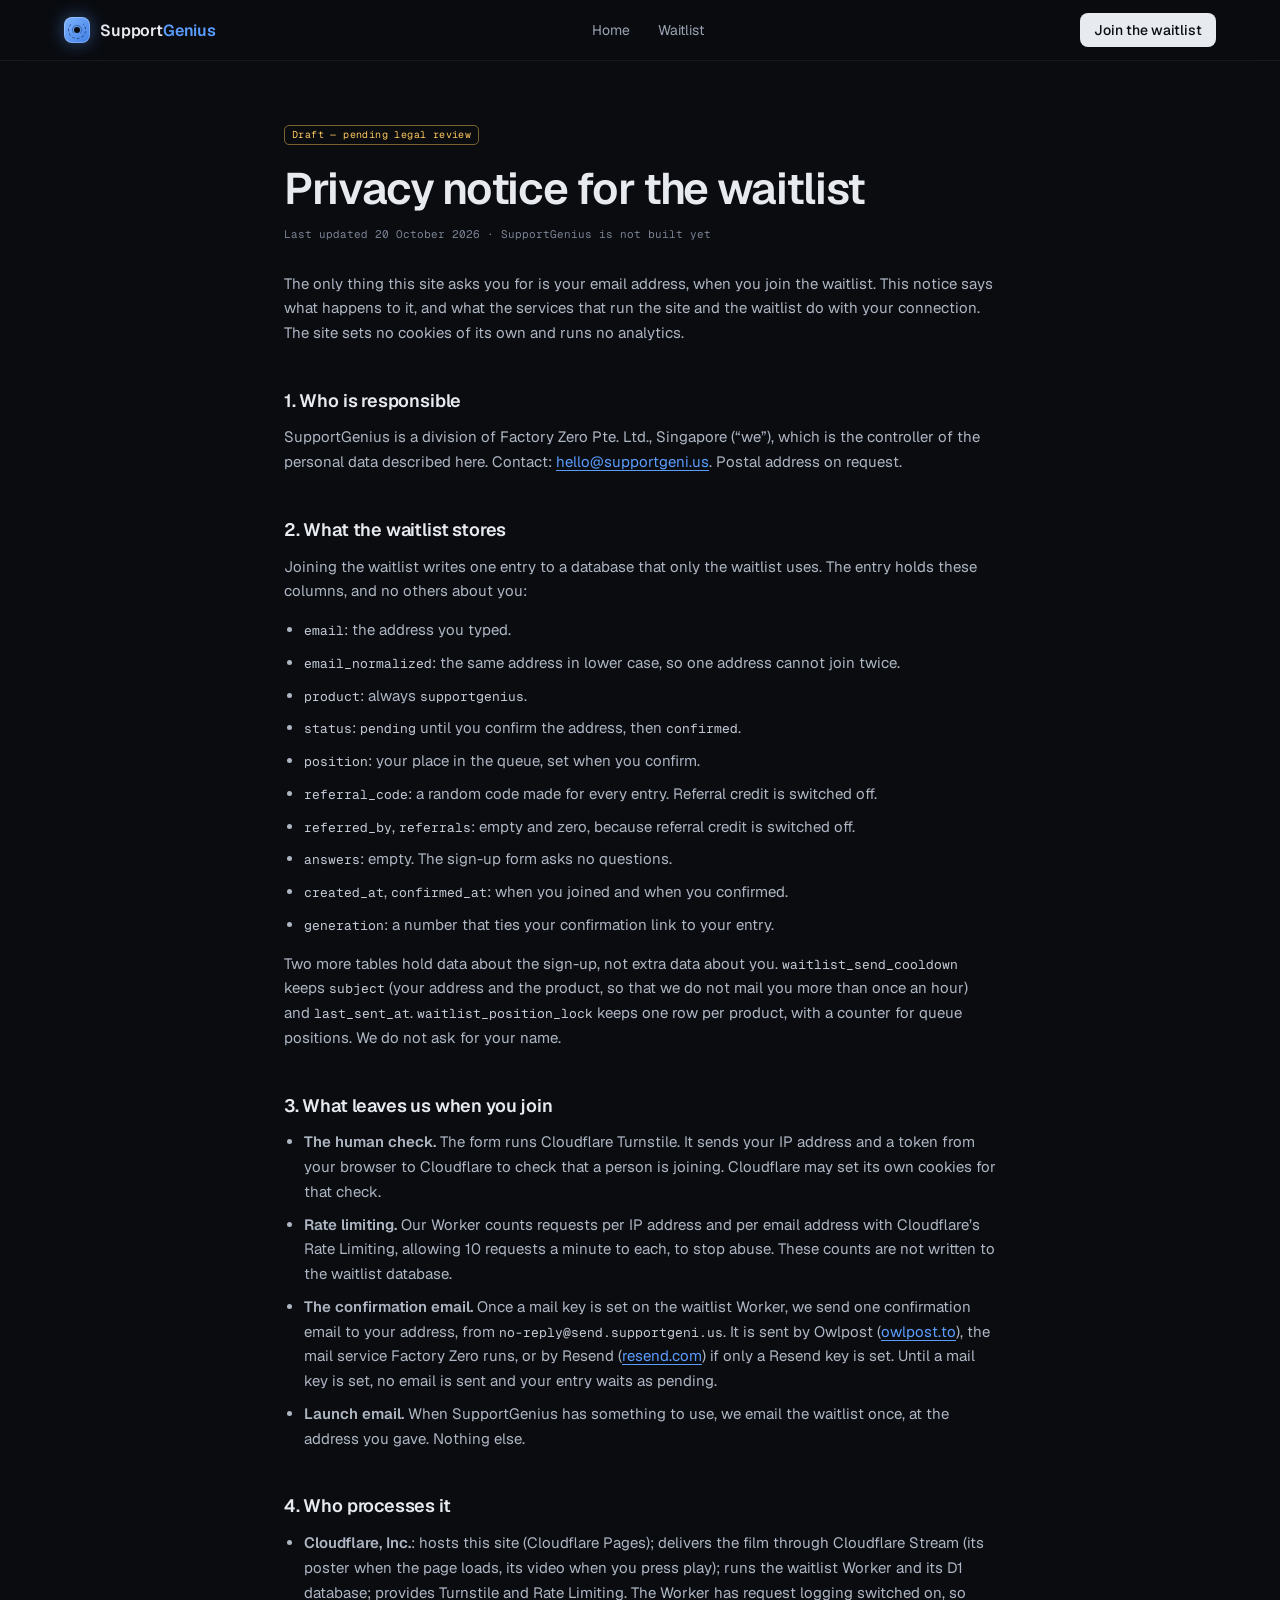
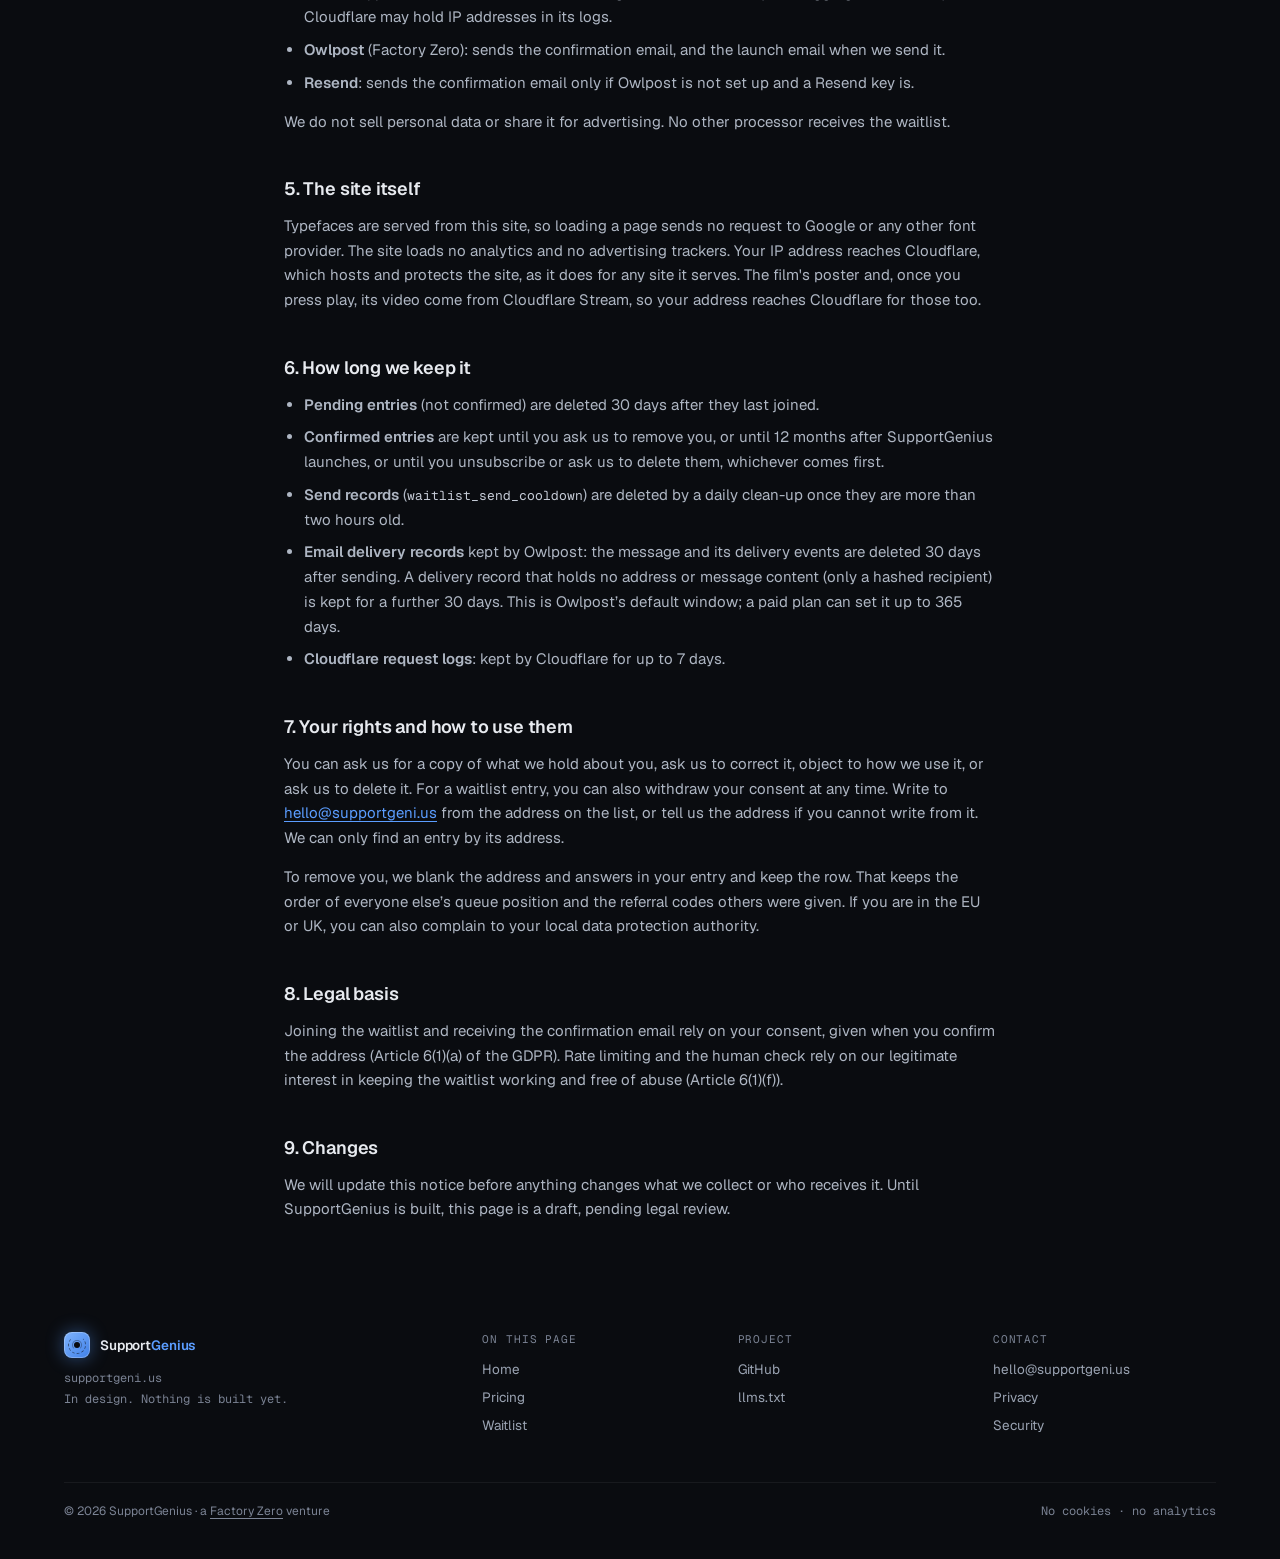
<file: privacy.html>
<!DOCTYPE html>
<html lang="en">
<head>
<meta charset="utf-8">
<meta name="viewport" content="width=device-width, initial-scale=1">
<title>Privacy · SupportGenius</title>
<meta name="description" content="What the SupportGenius waitlist stores, who processes it, how long we keep it and how to ask for it to be deleted. Draft, pending legal review.">
<link rel="canonical" href="https://supportgeni.us/privacy">
<meta name="theme-color" content="#0a0c10">
<meta name="color-scheme" content="dark">
<meta name="robots" content="index, follow">
<link rel="icon" href="/assets/favicon.svg" type="image/svg+xml">
<link rel="apple-touch-icon" href="/assets/apple-touch-icon.png">
<link rel="manifest" href="/site.webmanifest">
<link rel="preload" href="/assets/fonts/geist-v1.8.1-latin.woff2" as="font" type="font/woff2" crossorigin>
<link rel="stylesheet" href="/assets/supportgenius.css">
</head>
<body>
<a class="skip" href="#main">Skip to content</a>

<nav class="nav" aria-label="Main">
  <div class="wrap nav__in">
    <a class="brand" href="/" aria-label="SupportGenius, home"><span class="logo" aria-hidden="true"><i></i></span><span>Support<b>Genius</b></span></a>
    <div class="nav__links">
      <a href="/">Home</a>
      <a href="/#waitlist">Waitlist</a>
    </div>
    <a class="nav__cta" href="/#waitlist">Join the waitlist</a>
  </div>
</nav>

<main id="main" class="wrap legal">
  <p class="eyebrow"><span class="chip chip--planned">Draft — pending legal review</span></p>
  <h1>Privacy notice for the waitlist</h1>
  <p class="note">Last updated 20 October 2026 · SupportGenius is not built yet</p>

  <p>The only thing this site asks you for is your email address, when you join the waitlist. This notice says what happens to it, and what the services that run the site and the waitlist do with your connection. The site sets no cookies of its own and runs no analytics.</p>

  <h2>1. Who is responsible</h2>
  <p>SupportGenius is a division of Factory Zero Pte. Ltd., Singapore (“we”), which is the controller of the personal data described here. Contact: <a href="mailto:hello@supportgeni.us">hello@supportgeni.us</a>. Postal address on request.</p>

  <h2>2. What the waitlist stores</h2>
  <p>Joining the waitlist writes one entry to a database that only the waitlist uses. The entry holds these columns, and no others about you:</p>
  <ul>
    <li><code>email</code>: the address you typed.</li>
    <li><code>email_normalized</code>: the same address in lower case, so one address cannot join twice.</li>
    <li><code>product</code>: always <code>supportgenius</code>.</li>
    <li><code>status</code>: <code>pending</code> until you confirm the address, then <code>confirmed</code>.</li>
    <li><code>position</code>: your place in the queue, set when you confirm.</li>
    <li><code>referral_code</code>: a random code made for every entry. Referral credit is switched off.</li>
    <li><code>referred_by</code>, <code>referrals</code>: empty and zero, because referral credit is switched off.</li>
    <li><code>answers</code>: empty. The sign-up form asks no questions.</li>
    <li><code>created_at</code>, <code>confirmed_at</code>: when you joined and when you confirmed.</li>
    <li><code>generation</code>: a number that ties your confirmation link to your entry.</li>
  </ul>
  <p>Two more tables hold data about the sign-up, not extra data about you. <code>waitlist_send_cooldown</code> keeps <code>subject</code> (your address and the product, so that we do not mail you more than once an hour) and <code>last_sent_at</code>. <code>waitlist_position_lock</code> keeps one row per product, with a counter for queue positions. We do not ask for your name.</p>

  <h2>3. What leaves us when you join</h2>
  <ul>
    <li><strong>The human check.</strong> The form runs Cloudflare Turnstile. It sends your IP address and a token from your browser to Cloudflare to check that a person is joining. Cloudflare may set its own cookies for that check.</li>
    <li><strong>Rate limiting.</strong> Our Worker counts requests per IP address and per email address with Cloudflare’s Rate Limiting, allowing 10 requests a minute to each, to stop abuse. These counts are not written to the waitlist database.</li>
    <li><strong>The confirmation email.</strong> Once a mail key is set on the waitlist Worker, we send one confirmation email to your address, from <code>no-reply@send.supportgeni.us</code>. It is sent by Owlpost (<a href="https://owlpost.to">owlpost.to</a>), the mail service Factory Zero runs, or by Resend (<a href="https://resend.com">resend.com</a>) if only a Resend key is set. Until a mail key is set, no email is sent and your entry waits as pending.</li>
    <li><strong>Launch email.</strong> When SupportGenius has something to use, we email the waitlist once, at the address you gave. Nothing else.</li>
  </ul>

  <h2>4. Who processes it</h2>
  <ul>
    <li><strong>Cloudflare, Inc.</strong>: hosts this site (Cloudflare Pages); delivers the film through Cloudflare Stream (its poster when the page loads, its video when you press play); runs the waitlist Worker and its D1 database; provides Turnstile and Rate Limiting. The Worker has request logging switched on, so Cloudflare may hold IP addresses in its logs.</li>
    <li><strong>Owlpost</strong> (Factory Zero): sends the confirmation email, and the launch email when we send it.</li>
    <li><strong>Resend</strong>: sends the confirmation email only if Owlpost is not set up and a Resend key is.</li>
  </ul>
  <p>We do not sell personal data or share it for advertising. No other processor receives the waitlist.</p>

  <h2>5. The site itself</h2>
  <p>Typefaces are served from this site, so loading a page sends no request to Google or any other font provider. The site loads no analytics and no advertising trackers. Your IP address reaches Cloudflare, which hosts and protects the site, as it does for any site it serves. The film's poster and, once you press play, its video come from Cloudflare Stream, so your address reaches Cloudflare for those too.</p>

  <h2>6. How long we keep it</h2>
  <ul>
    <li><strong>Pending entries</strong> (not confirmed) are deleted 30 days after they last joined.</li>
    <li><strong>Confirmed entries</strong> are kept until you ask us to remove you, or until 12 months after SupportGenius launches, or until you unsubscribe or ask us to delete them, whichever comes first.</li>
    <li><strong>Send records</strong> (<code>waitlist_send_cooldown</code>) are deleted by a daily clean-up once they are more than two hours old.</li>
    <li><strong>Email delivery records</strong> kept by Owlpost: the message and its delivery events are deleted 30 days after sending. A delivery record that holds no address or message content (only a hashed recipient) is kept for a further 30 days. This is Owlpost’s default window; a paid plan can set it up to 365 days.</li>
    <li><strong>Cloudflare request logs</strong>: kept by Cloudflare for up to 7 days.</li>
  </ul>

  <h2>7. Your rights and how to use them</h2>
  <p>You can ask us for a copy of what we hold about you, ask us to correct it, object to how we use it, or ask us to delete it. For a waitlist entry, you can also withdraw your consent at any time. Write to <a href="mailto:hello@supportgeni.us">hello@supportgeni.us</a> from the address on the list, or tell us the address if you cannot write from it. We can only find an entry by its address.</p>
  <p>To remove you, we blank the address and answers in your entry and keep the row. That keeps the order of everyone else’s queue position and the referral codes others were given. If you are in the EU or UK, you can also complain to your local data protection authority.</p>

  <h2>8. Legal basis</h2>
  <p>Joining the waitlist and receiving the confirmation email rely on your consent, given when you confirm the address (Article 6(1)(a) of the GDPR). Rate limiting and the human check rely on our legitimate interest in keeping the waitlist working and free of abuse (Article 6(1)(f)).</p>

  <h2>9. Changes</h2>
  <p>We will update this notice before anything changes what we collect or who receives it. Until SupportGenius is built, this page is a draft, pending legal review.</p>
</main>

<footer class="foot wrap">
  <div class="foot__cols">
    <div class="foot__brand">
      <a class="brand" href="/"><span class="logo" aria-hidden="true"><i></i></span><span>Support<b>Genius</b></span></a>
      <p>supportgeni.us<br>In design. Nothing is built yet.</p>
    </div>
    <nav class="foot__col" aria-labelledby="f-page">
      <h2 id="f-page">ON THIS PAGE</h2>
      <ul>
        <li><a href="/">Home</a></li>
        <li><a href="/#pricing">Pricing</a></li>
        <li><a href="/#waitlist">Waitlist</a></li>
      </ul>
    </nav>
    <nav class="foot__col" aria-labelledby="f-project">
      <h2 id="f-project">PROJECT</h2>
      <ul>
        <li><a href="https://github.com/SupportGenius">GitHub</a></li>
        <li><a href="/llms.txt">llms.txt</a></li>
      </ul>
    </nav>
    <nav class="foot__col" aria-labelledby="f-contact">
      <h2 id="f-contact">CONTACT</h2>
      <ul>
        <li><a href="mailto:hello@supportgeni.us">hello@supportgeni.us</a></li>
        <li><a href="/privacy">Privacy</a></li>
        <li><a href="/.well-known/security.txt">Security</a></li>
      </ul>
    </nav>
  </div>
  <div class="foot__base"><span>© 2026 SupportGenius · a <a href="https://factory0.ventures" style="color:inherit;text-decoration:underline;text-underline-offset:3px">Factory Zero</a> venture</span><span class="mono">No cookies · no analytics</span></div>
</footer>
</body>
</html>
</file>
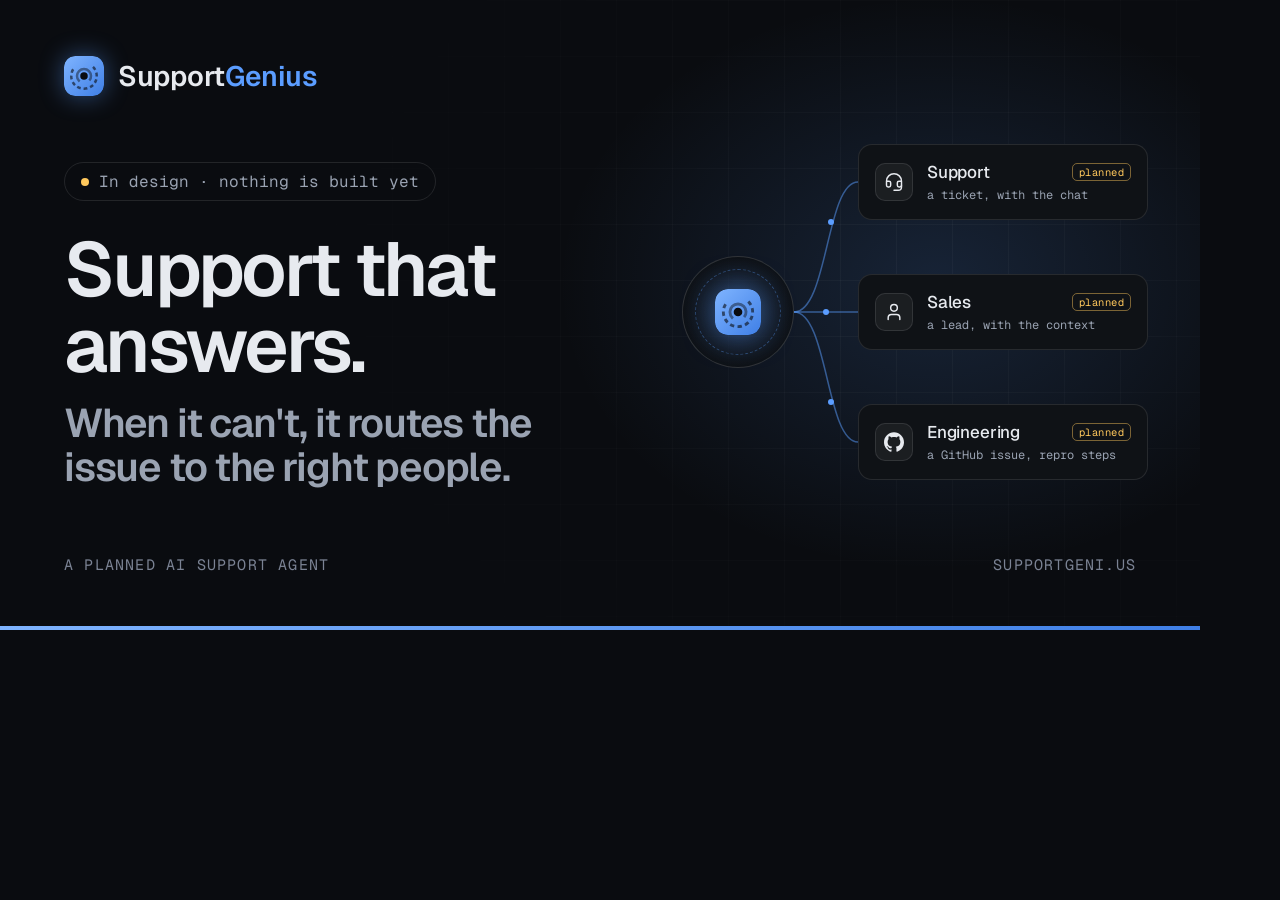
<file: tools/art.html>
<!DOCTYPE html>
<!-- Source for assets/og.png, assets/readme-banner.png and assets/org-avatar.png.
     One template, three crops, picked by ?kind=og|banner|avatar.
     Regenerate all three with tools/render-art.sh.

     Same tokens as assets/supportgenius.css. Nothing here may claim more than the
     page does: the pill says "In design" and the three routes are the ones the
     hero lede names, with no sample data. -->
<html lang="en">
<head>
<meta charset="utf-8">
<link rel="preconnect" href="https://fonts.googleapis.com">
<link rel="preconnect" href="https://fonts.gstatic.com" crossorigin>
<link href="https://fonts.googleapis.com/css2?family=Geist:wght@400;500;600&family=Geist+Mono:wght@400;500&display=swap" rel="stylesheet">
<style>
  :root {
    --bg: #0a0c10; --card: #0f1216; --ink: #e7eaef; --soft: #aeb6c3; --dim: #9aa3b2; --mute: #7b8394;
    --acc: #5b9dff; --warn: #ffc85c;
    --line-2: rgba(255, 255, 255, .1); --line-3: rgba(255, 255, 255, .14);
    --sans: Geist, system-ui, sans-serif; --mono: "Geist Mono", ui-monospace, Menlo, monospace;
  }
  * { box-sizing: border-box; }
  html, body { margin: 0; padding: 0; background: var(--bg); overflow: hidden; }
  .art { position: relative; overflow: hidden; color: var(--ink); font-family: var(--sans); -webkit-font-smoothing: antialiased; }

  /* The hero's grid and glow, moved right to sit behind the routes. */
  .glow { position: absolute; inset: 0; background: radial-gradient(45% 65% at 78% 45%, rgba(91, 157, 255, .16), transparent 70%); }
  .grid {
    position: absolute; inset: 0;
    background-image: linear-gradient(rgba(255, 255, 255, .035) 1px, transparent 1px), linear-gradient(90deg, rgba(255, 255, 255, .035) 1px, transparent 1px);
    background-size: 56px 56px;
    -webkit-mask-image: radial-gradient(55% 85% at 76% 45%, #000, transparent);
  }
  .rule { position: absolute; left: 0; right: 0; bottom: 0; height: 4px; background: linear-gradient(90deg, #7fb4ff, #3f7fe6); }

  .content { position: absolute; inset: 0; display: grid; grid-template-rows: auto 1fr auto; }
  .brand { display: flex; align-items: center; font-weight: 600; letter-spacing: -.01em; }
  .brand b { font-weight: 600; color: var(--acc); }
  .brand svg { flex: none; border-radius: 28%; box-shadow: 0 0 24px rgba(91, 157, 255, .45); }
  .mid { display: flex; flex-direction: column; justify-content: center; }
  .pill {
    align-self: flex-start; display: inline-flex; align-items: center;
    font-family: var(--mono); color: var(--dim); border: 1px solid var(--line-2); border-radius: 999px;
  }
  .pill::before { content: ""; border-radius: 50%; background: var(--warn); flex: none; }
  h1 { margin: 0; font-weight: 600; letter-spacing: -.035em; line-height: 1; }
  h1 span { display: block; color: var(--dim); letter-spacing: -.03em; line-height: 1.1; }
  .bottom { display: flex; justify-content: space-between; font-family: var(--mono); letter-spacing: .08em; color: var(--mute); }

  /* The routes: one engine, three places a question can end up. Drawn at
     480x380 and scaled per crop. */
  .stage { position: absolute; width: 480px; height: 380px; transform-origin: top right; }
  .stage svg.wires { position: absolute; inset: 0; overflow: visible; }
  .orb { position: absolute; left: 14px; top: 134px; width: 112px; height: 112px; border-radius: 50%; display: grid; place-items: center;
    background: radial-gradient(circle, rgba(91, 157, 255, .12), rgba(15, 18, 22, .9) 70%); border: 1px solid var(--line-3); }
  .orb::before { content: ""; position: absolute; inset: 12px; border-radius: 50%; border: 1px dashed rgba(91, 157, 255, .35); }
  .orb svg { border-radius: 28%; box-shadow: 0 0 30px rgba(91, 157, 255, .5); }
  .dest {
    position: absolute; left: 190px; width: 290px; height: 76px; display: flex; align-items: center; gap: 14px; padding: 0 16px;
    border: 1px solid var(--line-2); border-radius: 14px; background: var(--card);
  }
  .dest__icon { flex: none; width: 38px; height: 38px; border-radius: 10px; display: grid; place-items: center;
    background: rgba(255, 255, 255, .05); border: 1px solid var(--line-2); }
  .dest__icon svg { width: 20px; height: 20px; }
  .dest__txt { flex: 1; min-width: 0; }
  .dest__name { font-size: 17px; font-weight: 500; letter-spacing: -.01em; display: flex; align-items: center; justify-content: space-between; }
  .dest__sub { font-family: var(--mono); font-size: 12px; white-space: nowrap; color: var(--dim); margin-top: 4px; }
  .chip { font-family: var(--mono); font-size: 10.5px; letter-spacing: .04em; font-weight: 400; color: var(--warn);
    border: 1px solid rgba(255, 200, 92, .45); border-radius: 5px; padding: 1px 6px; }

  /* ---- og: 1200x630 */
  [data-kind="og"] .art { width: 1200px; height: 630px; }
  [data-kind="og"] .content { padding: 56px 64px; }
  [data-kind="og"] .brand { gap: 14px; font-size: 28px; }
  [data-kind="og"] .mid { max-width: 600px; }
  [data-kind="og"] .pill { gap: 10px; font-size: 16px; padding: 8px 16px; margin-bottom: 30px; }
  [data-kind="og"] .pill::before { width: 8px; height: 8px; }
  [data-kind="og"] h1 { font-size: 76px; }
  [data-kind="og"] h1 span { font-size: 40px; margin-top: 18px; max-width: 560px; }
  [data-kind="og"] .bottom { font-size: 15px; }
  [data-kind="og"] .stage { right: 52px; top: 122px; }

  /* ---- banner: 1280x400, rendered at 2x */
  [data-kind="banner"] .art { width: 1280px; height: 400px; }
  [data-kind="banner"] .content { padding: 40px 56px; }
  [data-kind="banner"] .brand { gap: 12px; font-size: 22px; }
  [data-kind="banner"] .mid { max-width: 700px; }
  [data-kind="banner"] .pill { gap: 8px; font-size: 13px; padding: 6px 12px; margin-bottom: 20px; }
  [data-kind="banner"] .pill::before { width: 7px; height: 7px; }
  [data-kind="banner"] h1 { font-size: 58px; }
  [data-kind="banner"] h1 span { font-size: 28px; margin-top: 12px; }
  [data-kind="banner"] .bottom { font-size: 12px; justify-content: flex-start; gap: 36px; }
  [data-kind="banner"] .stage { right: 64px; top: 36px; transform: scale(.84); }
  [data-kind="banner"] .glow { background: radial-gradient(40% 80% at 80% 45%, rgba(91, 157, 255, .16), transparent 70%); }

  /* ---- avatar: 512x512, the mark alone. GitHub rounds org avatars itself. */
  [data-kind="avatar"] .art { width: 512px; height: 512px; }
  [data-kind="avatar"] .glow, [data-kind="avatar"] .grid, [data-kind="avatar"] .rule,
  [data-kind="avatar"] .content, [data-kind="avatar"] .stage { display: none; }
  .mark-only { display: none; }
  [data-kind="avatar"] .mark-only { display: block; }
</style>
</head>
<body>
<!-- The SupportGenius mark, as in assets/favicon.svg. -->
<svg width="0" height="0" style="position:absolute" aria-hidden="true">
  <defs>
    <linearGradient id="sg-g" x1="0" y1="0" x2="1" y2="1">
      <stop offset="0" stop-color="#7fb4ff"/>
      <stop offset="1" stop-color="#3f7fe6"/>
    </linearGradient>
  </defs>
  <symbol id="sg-rings" viewBox="0 0 32 32">
    <circle cx="16" cy="16" r="10.2" fill="none" stroke="#0a0c10" stroke-opacity=".6" stroke-width="2" pathLength="64" stroke-dasharray="3 2.33 3 2.33 3 2.33 3 2.33 3 2.33 3 2.33 3 2.33 3 2.33 3 2.33 0 16" transform="rotate(-45 16 16)"/>
    <circle cx="16" cy="16" r="5.6" fill="none" stroke="#0a0c10" stroke-opacity=".45" stroke-width="2" pathLength="100" stroke-dasharray="75 25" transform="rotate(135 16 16)"/>
    <circle cx="16" cy="16" r="3" fill="#0a0c10"/>
  </symbol>
  <symbol id="sg-mark" viewBox="0 0 32 32">
    <rect width="32" height="32" rx="9" fill="url(#sg-g)"/>
    <use href="#sg-rings"/>
  </symbol>
  <!-- Lucide 1.47.0 (ISC) and Simple Icons 16.31.0 (CC0-1.0), as on the page -->
  <symbol id="i-headset" viewBox="0 0 24 24"><g fill="none" stroke="currentColor" stroke-width="1.75" stroke-linecap="round" stroke-linejoin="round"><path d="M3 11h3a2 2 0 0 1 2 2v3a2 2 0 0 1-2 2H5a2 2 0 0 1-2-2v-5Zm0 0a9 9 0 1 1 18 0m0 0v5a2 2 0 0 1-2 2h-1a2 2 0 0 1-2-2v-3a2 2 0 0 1 2-2h3Z"/><path d="M21 16v2a4 4 0 0 1-4 4h-5"/></g></symbol>
  <symbol id="i-person" viewBox="0 0 24 24"><g fill="none" stroke="currentColor" stroke-width="1.75" stroke-linecap="round" stroke-linejoin="round"><path d="M19 21v-2a4 4 0 0 0-4-4H9a4 4 0 0 0-4 4v2"/><circle cx="12" cy="7" r="4"/></g></symbol>
  <symbol id="b-github" viewBox="0 0 24 24"><path fill="currentColor" d="M12 .297c-6.63 0-12 5.373-12 12 0 5.303 3.438 9.8 8.205 11.385.6.113.82-.258.82-.577 0-.285-.01-1.04-.015-2.04-3.338.724-4.042-1.61-4.042-1.61C4.422 18.07 3.633 17.7 3.633 17.7c-1.087-.744.084-.729.084-.729 1.205.084 1.838 1.236 1.838 1.236 1.07 1.835 2.809 1.305 3.495.998.108-.776.417-1.305.76-1.605-2.665-.3-5.466-1.332-5.466-5.93 0-1.31.465-2.38 1.235-3.22-.135-.303-.54-1.523.105-3.176 0 0 1.005-.322 3.3 1.23.96-.267 1.98-.399 3-.405 1.02.006 2.04.138 3 .405 2.28-1.552 3.285-1.23 3.285-1.23.645 1.653.24 2.873.12 3.176.765.84 1.23 1.91 1.23 3.22 0 4.61-2.805 5.625-5.475 5.92.42.36.81 1.096.81 2.22 0 1.606-.015 2.896-.015 3.286 0 .315.21.69.825.57C20.565 22.092 24 17.592 24 12.297c0-6.627-5.373-12-12-12"/></symbol>
</svg>

<div class="art">
  <svg class="mark-only" width="512" height="512" viewBox="0 0 32 32" aria-hidden="true">
    <rect width="32" height="32" fill="url(#sg-g)"/>
    <g transform="translate(16 16) scale(.8) translate(-16 -16)"><use href="#sg-rings"/></g>
  </svg>

  <div class="glow"></div>
  <div class="grid"></div>

  <div class="stage">
    <svg class="wires" viewBox="0 0 480 380" aria-hidden="true">
      <g fill="none" stroke="rgba(91,157,255,.5)" stroke-width="1.5">
        <path d="M126 190 C160 190 158 60 190 60"/>
        <path d="M126 190 L190 190"/>
        <path d="M126 190 C160 190 158 320 190 320"/>
      </g>
      <g fill="#5b9dff">
        <circle cx="163" cy="100" r="3"/>
        <circle cx="158" cy="190" r="3"/>
        <circle cx="163" cy="280" r="3"/>
      </g>
    </svg>
    <div class="orb"><svg width="46" height="46" aria-hidden="true"><use href="#sg-mark"/></svg></div>
    <div class="dest" style="top:22px">
      <span class="dest__icon"><svg aria-hidden="true"><use href="#i-headset"/></svg></span>
      <div class="dest__txt"><div class="dest__name">Support <span class="chip">planned</span></div><div class="dest__sub">a ticket, with the chat</div></div>
    </div>
    <div class="dest" style="top:152px">
      <span class="dest__icon"><svg aria-hidden="true"><use href="#i-person"/></svg></span>
      <div class="dest__txt"><div class="dest__name">Sales <span class="chip">planned</span></div><div class="dest__sub">a lead, with the context</div></div>
    </div>
    <div class="dest" style="top:282px">
      <span class="dest__icon"><svg aria-hidden="true"><use href="#b-github"/></svg></span>
      <div class="dest__txt"><div class="dest__name">Engineering <span class="chip">planned</span></div><div class="dest__sub">a GitHub issue, repro steps</div></div>
    </div>
  </div>

  <div class="content">
    <div class="brand"><svg class="brand__mark" aria-hidden="true"><use href="#sg-mark"/></svg><span>Support<b>Genius</b></span></div>
    <div class="mid">
      <div class="pill">In design · nothing is built yet</div>
      <h1>Support that answers.<span>When it can't, it routes the issue to the right people.</span></h1>
    </div>
    <div class="bottom"><span>A PLANNED AI SUPPORT AGENT</span><span>SUPPORTGENI.US</span></div>
  </div>

  <div class="rule"></div>
</div>
<script>
  // ?kind=og|banner|avatar picks the crop; og is the default.
  var kind = new URLSearchParams(location.search).get('kind') || 'og';
  document.documentElement.setAttribute('data-kind', kind);
  var size = { og: 40, banner: 32 }[kind] || 0;
  var mark = document.querySelector('.brand__mark');
  mark.setAttribute('width', size); mark.setAttribute('height', size);
</script>
</body>
</html>
</file>
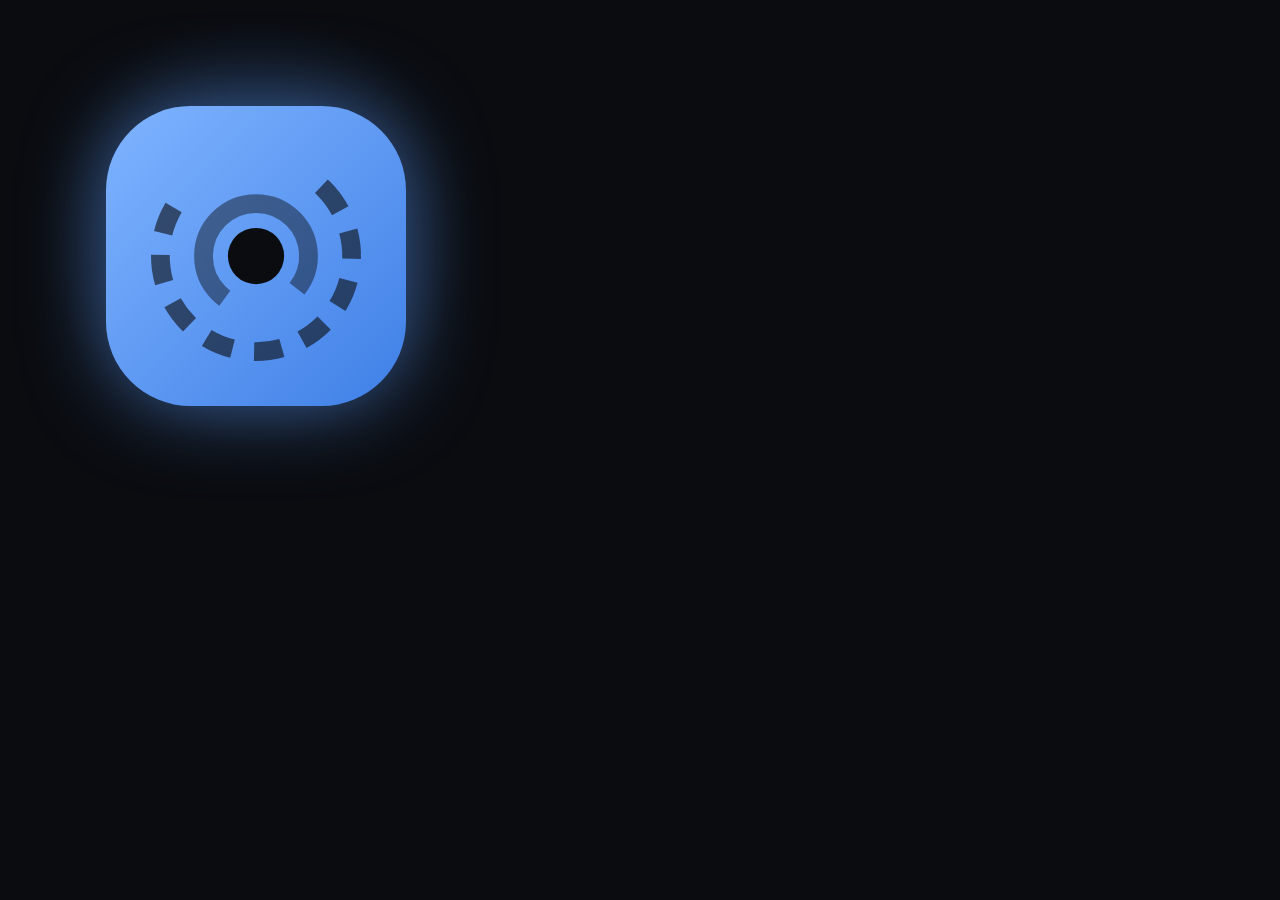
<file: tools/avatar-render.html>
<!DOCTYPE html>
<!-- Source for assets/org-avatar.png (512×512), the GitHub organisation avatar.
     GitHub crops avatars to a rounded square or a circle, so the mark sits well inside. -->
<html lang="en"><head><meta charset="utf-8">
<style>
  html, body { margin: 0; width: 512px; height: 512px; overflow: hidden; background: #0a0c10; }
  .a { width: 512px; height: 512px; display: grid; place-items: center;
       background: radial-gradient(60% 60% at 50% 45%, rgba(91,157,255,.22), transparent 70%), #0a0c10; }
  svg { width: 300px; height: 300px; filter: drop-shadow(0 0 40px rgba(91,157,255,.55)); }
</style></head><body>
<div class="a">
<svg viewBox="0 0 32 32" aria-hidden="true"><defs><linearGradient id="g" x1="0" y1="0" x2="1" y2="1"><stop offset="0" stop-color="#7fb4ff"/><stop offset="1" stop-color="#3f7fe6"/></linearGradient></defs><rect width="32" height="32" rx="9" fill="url(#g)"/><circle cx="16" cy="16" r="10.2" fill="none" stroke="#0a0c10" stroke-opacity=".6" stroke-width="2" pathLength="64" stroke-dasharray="3 2.33 3 2.33 3 2.33 3 2.33 3 2.33 3 2.33 3 2.33 3 2.33 3 2.33 0 16" transform="rotate(-45 16 16)"/><circle cx="16" cy="16" r="5.6" fill="none" stroke="#0a0c10" stroke-opacity=".45" stroke-width="2" pathLength="100" stroke-dasharray="75 25" transform="rotate(135 16 16)"/><circle cx="16" cy="16" r="3" fill="#0a0c10"/></svg>
</div>
</body></html>
</file>
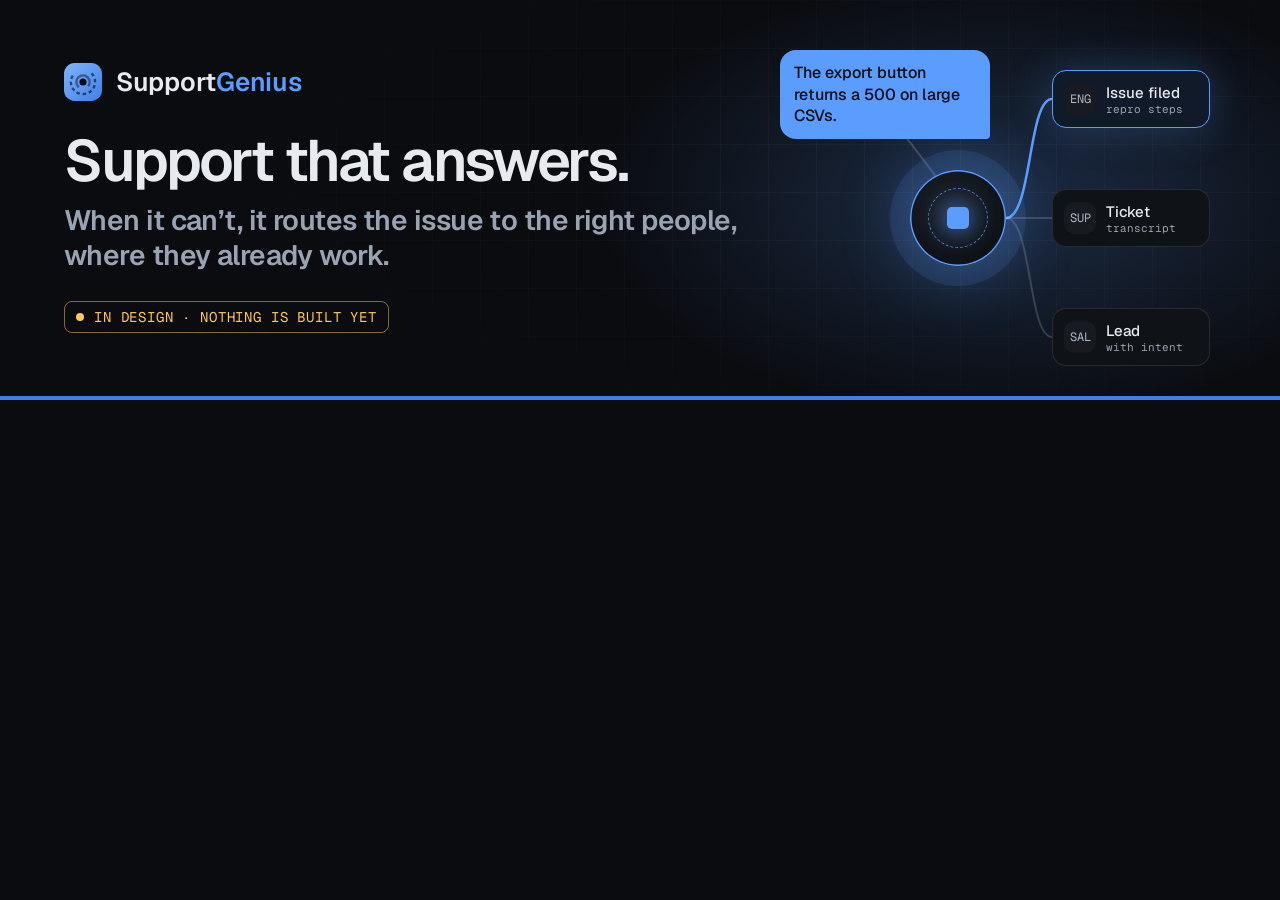
<file: tools/banner-render.html>
<!DOCTYPE html>
<!-- Source for assets/readme-banner.png and the org profile banner (1280×400, rendered at 2×). Regenerate with tools/render-og.sh. -->
<html lang="en"><head><meta charset="utf-8"><link rel="stylesheet" href="render-common.css">
<style>
  .frame { width: 1280px; height: 400px; border-bottom: 4px solid #3f7fe6; }
  .glow { background: radial-gradient(45% 80% at 78% 50%, rgba(91,157,255,.22), transparent 70%); }
  .content { position: absolute; left: 64px; top: 0; bottom: 0; width: 700px; display: flex; flex-direction: column; justify-content: center; }
  .brand { font-size: 26px; margin-bottom: 30px; } .brand .mark { width: 38px; height: 38px; }
  h1 { font-size: 58px; line-height: 1.02; }
  h1 span { display: block; font-size: 28px; line-height: 1.25; letter-spacing: -.02em; margin-top: 12px; }
  .chip { font-size: 14px; padding: 6px 11px; align-self: flex-start; margin-top: 28px; }
  .route { right: 70px; top: 20px; width: 430px; height: 360px; }
  .bub { left: 0; top: 30px; width: 210px; padding: 12px 14px; font-size: 16px; }
  .core { left: 130px; top: 150px; width: 96px; height: 96px; } .core i { width: 60px; height: 60px; } .core i::before { width: 22px; height: 22px; }
  .dest { left: 272px; width: 158px; height: 58px; gap: 10px; padding: 0 11px; }
  .dest .k { width: 32px; height: 32px; font-size: 12px; } .dest .t { font-size: 15px; } .dest .s { font-size: 11px; }
</style></head><body>
<div class="frame">
  <div class="glow"></div><div class="grid"></div>
  <div class="route">
    <svg class="lines" width="430" height="360" style="position:absolute;inset:0;overflow:visible">
      <path d="M105,92 C 130,120 150,150 168,172"/>
      <path class="hot" d="M226,198 C 252,198 248,79 272,79"/>
      <path d="M226,198 C 252,198 248,198 272,198"/>
      <path d="M226,198 C 252,198 248,317 272,317"/>
    </svg>
    <div class="bub">The export button returns a 500 on large CSVs.</div>
    <div class="core"><i></i></div>
    <div class="dest hot" style="top:50px"><span class="k">ENG</span><div><div class="t">Issue filed</div><div class="s">repro steps</div></div></div>
    <div class="dest" style="top:169px"><span class="k">SUP</span><div><div class="t">Ticket</div><div class="s">transcript</div></div></div>
    <div class="dest" style="top:288px"><span class="k">SAL</span><div><div class="t">Lead</div><div class="s">with intent</div></div></div>
  </div>
  <div class="content">
    <div class="brand"><svg class="mark" style="flex:none" viewBox="0 0 32 32" aria-hidden="true"><defs><linearGradient id="g" x1="0" y1="0" x2="1" y2="1"><stop offset="0" stop-color="#7fb4ff"/><stop offset="1" stop-color="#3f7fe6"/></linearGradient></defs><rect width="32" height="32" rx="9" fill="url(#g)"/><circle cx="16" cy="16" r="10.2" fill="none" stroke="#0a0c10" stroke-opacity=".6" stroke-width="2" pathLength="64" stroke-dasharray="3 2.33 3 2.33 3 2.33 3 2.33 3 2.33 3 2.33 3 2.33 3 2.33 3 2.33 0 16" transform="rotate(-45 16 16)"/><circle cx="16" cy="16" r="5.6" fill="none" stroke="#0a0c10" stroke-opacity=".45" stroke-width="2" pathLength="100" stroke-dasharray="75 25" transform="rotate(135 16 16)"/><circle cx="16" cy="16" r="3" fill="#0a0c10"/></svg><span>Support<b>Genius</b></span></div>
    <h1>Support that answers.<span>When it can’t, it routes the issue to the right people, where they already work.</span></h1>
    <div class="chip">IN DESIGN · NOTHING IS BUILT YET</div>
  </div>
</div>
</body></html>
</file>
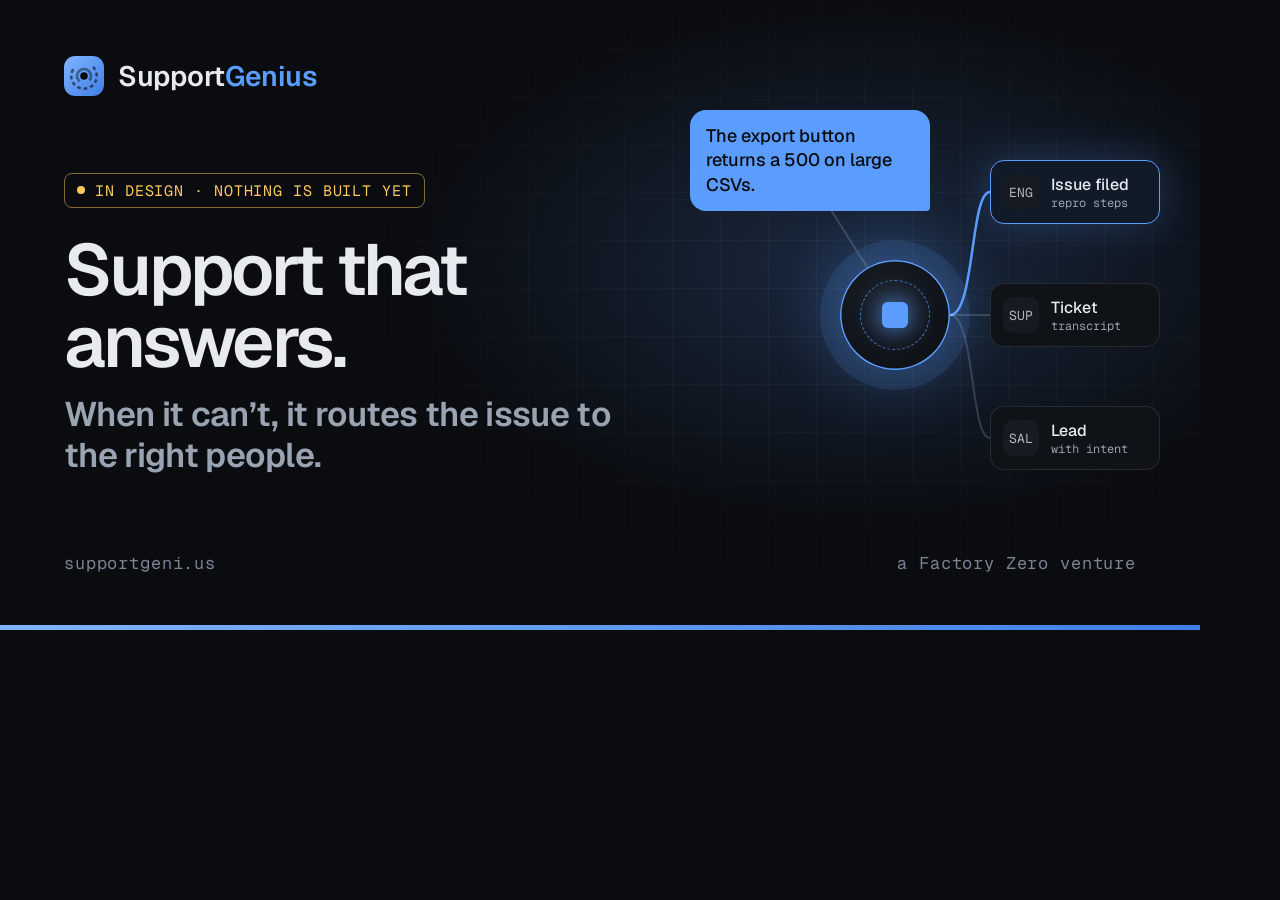
<file: tools/og-render.html>
<!DOCTYPE html>
<!-- Source for assets/og.png (1200×630). Regenerate with tools/render-og.sh.
     No third-party logos: an image travels without the page's trademark line. -->
<html lang="en"><head><meta charset="utf-8"><link rel="stylesheet" href="render-common.css">
<style>
  .frame { width: 1200px; height: 630px; }
  .content { position: absolute; inset: 0; padding: 56px 64px; display: grid; grid-template-rows: auto 1fr auto; }
  .brand { font-size: 28px; } .brand .mark { width: 40px; height: 40px; }
  .mid { display: flex; flex-direction: column; justify-content: center; max-width: 600px; }
  .chip { font-size: 15px; padding: 7px 12px; align-self: flex-start; margin-bottom: 26px; }
  h1 { font-size: 72px; line-height: 1.0; }
  h1 span { display: block; font-size: 34px; line-height: 1.2; letter-spacing: -.02em; margin-top: 16px; }
  .bottom { display: flex; justify-content: space-between; font-family: "Geist Mono", monospace; font-size: 17px; letter-spacing: .05em; color: var(--mute); }
  .rule { position: absolute; left: 0; right: 0; bottom: 0; height: 5px; background: linear-gradient(90deg, #7fb4ff, #3f7fe6); }
  .route { right: 40px; top: 70px; width: 470px; height: 470px; }
  .bub { left: 0; top: 40px; width: 240px; padding: 14px 16px; font-size: 18px; }
  .core { left: 150px; top: 190px; width: 110px; height: 110px; } .core i { width: 70px; height: 70px; } .core i::before { width: 26px; height: 26px; }
  .dest { left: 300px; width: 170px; height: 64px; gap: 12px; padding: 0 12px; }
  .dest .k { width: 36px; height: 36px; font-size: 13px; } .dest .t { font-size: 16px; } .dest .s { font-size: 12px; }
</style></head><body>
<div class="frame">
  <div class="glow"></div><div class="grid"></div>
  <div class="route">
    <svg class="lines" width="470" height="470" style="position:absolute;inset:0;overflow:visible">
      <path d="M120,110 C 150,150 170,190 190,215"/>
      <path class="hot" d="M260,245 C 285,245 280,122 300,122"/>
      <path d="M260,245 C 285,245 280,245 300,245"/>
      <path d="M260,245 C 285,245 280,368 300,368"/>
    </svg>
    <div class="bub">The export button returns a 500 on large CSVs.</div>
    <div class="core"><i></i></div>
    <div class="dest hot" style="top:90px"><span class="k">ENG</span><div><div class="t">Issue filed</div><div class="s">repro steps</div></div></div>
    <div class="dest" style="top:213px"><span class="k">SUP</span><div><div class="t">Ticket</div><div class="s">transcript</div></div></div>
    <div class="dest" style="top:336px"><span class="k">SAL</span><div><div class="t">Lead</div><div class="s">with intent</div></div></div>
  </div>
  <div class="content">
    <div class="brand"><svg class="mark" style="flex:none" viewBox="0 0 32 32" aria-hidden="true"><defs><linearGradient id="g" x1="0" y1="0" x2="1" y2="1"><stop offset="0" stop-color="#7fb4ff"/><stop offset="1" stop-color="#3f7fe6"/></linearGradient></defs><rect width="32" height="32" rx="9" fill="url(#g)"/><circle cx="16" cy="16" r="10.2" fill="none" stroke="#0a0c10" stroke-opacity=".6" stroke-width="2" pathLength="64" stroke-dasharray="3 2.33 3 2.33 3 2.33 3 2.33 3 2.33 3 2.33 3 2.33 3 2.33 3 2.33 0 16" transform="rotate(-45 16 16)"/><circle cx="16" cy="16" r="5.6" fill="none" stroke="#0a0c10" stroke-opacity=".45" stroke-width="2" pathLength="100" stroke-dasharray="75 25" transform="rotate(135 16 16)"/><circle cx="16" cy="16" r="3" fill="#0a0c10"/></svg><span>Support<b>Genius</b></span></div>
    <div class="mid">
      <div class="chip">IN DESIGN · NOTHING IS BUILT YET</div>
      <h1>Support that answers.<span>When it can’t, it routes the issue to the right people.</span></h1>
    </div>
    <div class="bottom"><span>supportgeni.us</span><span>a Factory Zero venture</span></div>
  </div>
  <div class="rule"></div>
</div>
</body></html>
</file>
<file: assets/supportgenius.css>
/* supportgeni.us — the whole design system. Tokens first, then components in
   page order, then the demo stage, then motion.

   Ported by hand from the Claude Design canvas SupportGenius.dc.html. The one
   deliberate change is --mute: the canvas used #6b7382, which is 4.1:1 on the
   page background and fails WCAG AA for the small mono labels it is used on.
   #7b8394 is 5.1:1 and reads the same. */

/* Typefaces: self-hosted Latin subsets of Geist and Geist Mono (variable
   fonts, limited to the weights the site uses: Geist 400-600, Geist Mono
   400-500). SIL Open Font License 1.1; the licence text is beside the files
   in assets/fonts/. Nothing loads from a third party. */
@font-face { font-family: 'Geist'; font-style: normal; font-weight: 400 600; font-display: swap; src: url(/assets/fonts/geist-v1.8.1-latin.woff2) format('woff2'); unicode-range: U+0000-00FF, U+0131, U+0152-0153, U+02C6, U+02DA, U+02DC, U+2000-206F, U+2074, U+20AC, U+2122, U+2190-2199, U+2212, U+2215, U+FEFF, U+FFFD; }
@font-face { font-family: 'Geist Mono'; font-style: normal; font-weight: 400 500; font-display: swap; src: url(/assets/fonts/geist-mono-v1.8.1-latin.woff2) format('woff2'); unicode-range: U+0000-00FF, U+0131, U+0152-0153, U+02C6, U+02DA, U+02DC, U+2000-206F, U+2074, U+20AC, U+2122, U+2190-2199, U+2212, U+2215, U+FEFF, U+FFFD; }

:root {
  --bg: #0a0c10;
  --bg-2: #0d1015;
  --card: #0f1216;
  --raised: #171b21;

  --ink: #e7eaef;
  --soft: #aeb6c3;
  --code: #c5cbd6;
  --dim: #9aa3b2;
  --mute: #7b8394;

  --acc: #5b9dff;
  --acc-08: rgba(91, 157, 255, .08);
  --acc-12: rgba(91, 157, 255, .12);
  --acc-16: rgba(91, 157, 255, .16);
  --acc-40: rgba(91, 157, 255, .4);
  --ok: #3ddc97;
  --warn: #ffc85c;
  --bad: #ff8a94;
  --rec: #ff5a5f;

  --line: rgba(255, 255, 255, .08);
  --line-2: rgba(255, 255, 255, .1);
  --line-3: rgba(255, 255, 255, .14);
  --line-hover: rgba(255, 255, 255, .18);

  --sans: Geist, system-ui, -apple-system, "Segoe UI", sans-serif;
  --mono: "Geist Mono", ui-monospace, SFMono-Regular, Menlo, monospace;

  --wrap: 1200px;
  --gutter: 24px;
  --loop: 32s;
}

/* ------------------------------------------------------------------ base */

*, *::before, *::after { box-sizing: border-box; }
html { scroll-behavior: smooth; }
html, body { margin: 0; padding: 0; }
body {
  background: var(--bg);
  color: var(--ink);
  font-family: var(--sans);
  -webkit-font-smoothing: antialiased;
  overflow-x: hidden;
}
a { color: var(--ink); text-decoration: none; }
a:hover { color: var(--acc); }
button, input { font-family: inherit; }
::selection { background: rgba(91, 157, 255, .35); }
:focus-visible { outline: 2px solid var(--acc); outline-offset: 3px; border-radius: 4px; }
[id] { scroll-margin-top: 76px; }
code { font-family: var(--mono); }

.sr-only {
  position: absolute; width: 1px; height: 1px; padding: 0; margin: -1px;
  overflow: hidden; clip: rect(0 0 0 0); white-space: nowrap; border: 0;
}
.skip {
  position: absolute; left: 12px; top: -48px; z-index: 50;
  background: var(--ink); color: var(--bg); padding: 8px 12px; border-radius: 8px; font-size: 14px;
}
.skip:focus { top: 12px; color: var(--bg); }

.wrap { max-width: var(--wrap); margin: 0 auto; padding-left: var(--gutter); padding-right: var(--gutter); }
.mono { font-family: var(--mono); }

/* ------------------------------------------------------------------ chips
   `planned` marks anything that does not exist yet. `illustration` marks sample
   data. Both are load-bearing: see README, "The rule this site is built around". */

.chip {
  display: inline-flex; align-items: center; gap: 6px;
  font-family: var(--mono); font-size: 10px; letter-spacing: .04em; line-height: 1.4;
  color: var(--dim); border: 1px solid var(--line-3); border-radius: 5px; padding: 2px 7px;
  white-space: nowrap; vertical-align: middle;
}
.chip--planned { color: var(--warn); border-color: rgba(255, 200, 92, .45); }
.chip--illus { color: var(--dim); border-style: dashed; }
.chip--acc { color: var(--acc); border-color: var(--acc-40); }

/* ------------------------------------------------------------------ banner */

.banner {
  margin: 0; padding: 10px var(--gutter);
  text-align: center; font-size: 13px; line-height: 1.5; color: var(--soft);
  background: var(--bg-2); border-bottom: 1px solid var(--line);
}
.banner strong { color: var(--ink); font-weight: 500; }
.banner a { color: var(--acc); text-decoration: underline; text-underline-offset: 3px; }

/* ------------------------------------------------------------------ nav */

.nav {
  position: sticky; top: 0; z-index: 20;
  backdrop-filter: blur(14px); -webkit-backdrop-filter: blur(14px);
  background: rgba(10, 12, 16, .72); border-bottom: 1px solid rgba(255, 255, 255, .06);
}
.nav__in { height: 60px; display: flex; align-items: center; justify-content: space-between; gap: 24px; }
.nav__links { display: flex; gap: 28px; font-size: 14px; }
.nav__links a { color: var(--dim); }
.nav__links a:hover { color: var(--acc); }
.nav__cta {
  font-size: 14px; font-weight: 500; background: var(--ink); color: var(--bg);
  padding: 8px 14px; border-radius: 8px; white-space: nowrap;
}
.nav__cta:hover { color: var(--bg); background: #fff; }
@media (max-width: 880px) { .nav__links { display: none; } }

/* the mark: two counter-rotating rings and a pulse, in a gradient tile */
.brand { display: flex; align-items: center; gap: 10px; font-weight: 600; letter-spacing: -.01em; }
.brand:hover { color: var(--ink); }
.brand b { font-weight: 600; color: var(--acc); }
.logo {
  position: relative; width: 26px; height: 26px; flex: none; overflow: hidden;
  border-radius: 8px; background: linear-gradient(135deg, #7fb4ff, #3f7fe6);
  display: grid; place-items: center;
  box-shadow: 0 0 18px rgba(91, 157, 255, .45), inset 0 0 0 1px rgba(255, 255, 255, .25);
}
.logo::before, .logo::after { content: ""; position: absolute; border-radius: 50%; }
.logo::before {
  inset: 4px; border: 1.5px dashed rgba(10, 12, 16, .55); border-top-color: transparent;
  animation: logoSpin 3s linear infinite;
}
.logo::after {
  inset: 8px; border: 1.5px solid rgba(10, 12, 16, .35); border-bottom-color: transparent;
  animation: logoSpin 2s linear infinite reverse;
}
.logo i { width: 6px; height: 6px; border-radius: 50%; background: var(--bg); animation: logoDot 2s ease-in-out infinite; }

@media (max-width: 380px) {
  .nav__in { gap: 12px; }
  .brand { font-size: 15px; gap: 8px; }
  .nav__cta { font-size: 13px; padding: 8px 10px; }
}

/* ------------------------------------------------------------------ buttons */

.btn {
  display: inline-block; font-size: 15px; font-weight: 600; line-height: 1.2;
  padding: 12px 20px; border-radius: 10px; border: 1px solid transparent; cursor: pointer;
  background: var(--acc); color: var(--bg);
}
.btn:hover { color: var(--bg); background: #74adff; }
.btn--ghost { background: rgba(255, 255, 255, .03); border-color: var(--line-3); color: var(--ink); font-weight: 400; }
.btn--ghost:hover { background: rgba(255, 255, 255, .06); color: var(--ink); }
.btn:disabled { opacity: .6; cursor: progress; }

/* ------------------------------------------------------------------ hero */

.hero { position: relative; padding: 96px var(--gutter) 40px; overflow: hidden; }
.hero__glow, .hero__grid { position: absolute; inset: 0; pointer-events: none; }
.hero__glow { background: radial-gradient(60% 50% at 50% 0%, rgba(91, 157, 255, .14), transparent 70%); }
.hero__grid {
  background-image:
    linear-gradient(rgba(255, 255, 255, .035) 1px, transparent 1px),
    linear-gradient(90deg, rgba(255, 255, 255, .035) 1px, transparent 1px);
  background-size: 56px 56px;
  -webkit-mask-image: radial-gradient(70% 60% at 50% 20%, #000, transparent);
  mask-image: radial-gradient(70% 60% at 50% 20%, #000, transparent);
}
.hero__copy { position: relative; max-width: 840px; margin: 0 auto; text-align: center; animation: rise .7s ease both; }
.pill {
  display: inline-flex; align-items: center; gap: 8px; margin-bottom: 28px;
  font-family: var(--mono); font-size: 12px; color: var(--dim);
  border: 1px solid var(--line-2); border-radius: 999px; padding: 6px 12px;
}
.pill::before { content: ""; width: 6px; height: 6px; border-radius: 50%; background: var(--warn); flex: none; }
.hero h1 {
  font-size: clamp(36px, 5.6vw, 68px); line-height: 1.02; letter-spacing: -.035em; font-weight: 600;
  margin: 0 0 22px; text-wrap: balance;
}
.hero h1 span { color: var(--dim); }
.hero__lede {
  font-size: 18px; line-height: 1.55; color: var(--soft); max-width: 640px; margin: 0 auto 32px; text-wrap: pretty;
}
.hero__ctas { display: flex; gap: 10px; justify-content: center; flex-wrap: wrap; }

.snippet {
  display: inline-flex; align-items: center; gap: 14px; margin-top: 28px; max-width: 100%; overflow: hidden;
  font-family: var(--mono); font-size: 13px;
  background: var(--card); border: 1px solid var(--line-2); border-radius: 10px; padding: 10px 12px 10px 16px;
}
.snippet code { white-space: nowrap; overflow: hidden; text-overflow: ellipsis; color: var(--code); }
.snippet .t { color: var(--mute); }
.snippet .v { color: var(--acc); }
.snippet__note { margin: 10px 0 0; font-family: var(--mono); font-size: 11px; color: var(--mute); }

.surfaces {
  display: flex; justify-content: center; gap: 8px; flex-wrap: wrap; margin: 14px 0 0; padding: 0; list-style: none;
  font-family: var(--mono); font-size: 11px; color: var(--mute);
}
.surfaces li { border: 1px solid var(--line-2); border-radius: 6px; padding: 4px 9px; }
.surfaces li.hi { border-color: rgba(91, 157, 255, .5); color: var(--code); }

/* ------------------------------------------------------------------ sections */

.sec { padding-top: 96px; padding-bottom: 96px; }
.sec--tint { border-top: 1px solid rgba(255, 255, 255, .06); background: var(--bg-2); }
.eyebrow {
  display: flex; align-items: center; gap: 10px; flex-wrap: wrap; margin: 0 0 14px;
  font-family: var(--mono); font-size: 12px; letter-spacing: .1em; color: var(--acc);
}
.eyebrow .chip { letter-spacing: .04em; }
.h2 {
  font-size: clamp(28px, 3.4vw, 40px); letter-spacing: -.03em; font-weight: 600; line-height: 1.1;
  margin: 0 0 48px; max-width: 640px; text-wrap: balance;
}
.h2--tight { margin-bottom: 16px; }
.lede { font-size: 16px; line-height: 1.6; color: var(--dim); margin: 0 0 48px; max-width: 640px; text-wrap: pretty; }
.note { font-family: var(--mono); font-size: 11px; color: var(--mute); }

/* how it would work */
.steps {
  display: grid; grid-template-columns: repeat(auto-fit, minmax(260px, 1fr)); gap: 1px;
  background: var(--line); border: 1px solid var(--line); border-radius: 16px; overflow: hidden;
  margin: 0; padding: 0; list-style: none;
}
.steps li { background: var(--bg); padding: 32px 28px; }
.steps__n { display: block; font-family: var(--mono); font-size: 12px; color: var(--mute); margin-bottom: 22px; }
.steps h3 { font-size: 18px; font-weight: 500; margin: 0 0 10px; letter-spacing: -.01em; }
.steps p { font-size: 14.5px; line-height: 1.55; color: var(--dim); margin: 0; text-wrap: pretty; }

/* features */
.features { display: grid; grid-template-columns: repeat(auto-fit, minmax(240px, 1fr)); gap: 20px; }
.feature {
  border: 1px solid var(--line); border-radius: 14px; padding: 22px; background: var(--bg-2);
  transition: border-color .2s;
}
.feature:hover { border-color: var(--line-hover); }
.feature__top { display: flex; align-items: flex-start; justify-content: space-between; gap: 8px; margin-bottom: 18px; }
.feature__icon {
  width: 34px; height: 34px; border-radius: 9px; display: grid; place-items: center;
  border: 1px solid var(--acc-40); background: var(--acc-12); color: var(--acc);
}
.feature h3 { font-size: 15px; font-weight: 500; margin: 0 0 6px; }
.feature p { font-size: 13.5px; line-height: 1.5; color: var(--dim); margin: 0; text-wrap: pretty; }

/* escalation pipeline */
.pipeline { display: grid; grid-template-columns: repeat(auto-fit, minmax(210px, 1fr)); gap: 12px; margin: 0; padding: 0; list-style: none; }
.stage-card {
  position: relative; display: flex; flex-direction: column; gap: 14px;
  border: 1px solid var(--line); border-radius: 14px; padding: 22px; background: var(--bg);
}
.stage-card__top { display: flex; align-items: center; justify-content: space-between; gap: 8px; }
.stage-card__n { font-family: var(--mono); font-size: 11px; color: var(--mute); }
.stage-card h3 { font-size: 16px; font-weight: 500; letter-spacing: -.01em; margin: 0; }
.stage-card p { font-size: 13.5px; line-height: 1.5; color: var(--dim); margin: 0; text-wrap: pretty; }
.stage-card pre {
  margin: auto 0 0; font-family: var(--mono); font-size: 10.5px; line-height: 1.7; color: var(--code);
  background: var(--card); border: 1px solid var(--line); border-radius: 8px; padding: 10px 12px;
  white-space: pre-wrap; overflow-wrap: anywhere;
}
.legend { display: flex; gap: 12px 24px; flex-wrap: wrap; margin: 28px 0 0; padding: 0; list-style: none; font-size: 13px; color: var(--dim); }
.legend li { display: flex; gap: 8px; align-items: center; }
.dot { width: 6px; height: 6px; border-radius: 50%; flex: none; }
.dot--ok { background: var(--ok); } .dot--warn { background: var(--warn); } .dot--bad { background: var(--bad); }

.sla {
  margin-top: 48px; border: 1px solid var(--line); border-radius: 16px; background: var(--bg); overflow: hidden;
  display: grid; grid-template-columns: repeat(auto-fit, minmax(280px, 1fr));
}
.sla__copy { padding: 28px; border-bottom: 1px solid var(--line); }
.sla__head { display: flex; align-items: center; gap: 10px; flex-wrap: wrap; margin-bottom: 10px; }
.sla__head h3 { font-size: 16px; font-weight: 500; margin: 0; }
.sla__copy p { font-size: 14px; line-height: 1.55; color: var(--dim); margin: 0 0 16px; text-wrap: pretty; }
.tags { display: flex; gap: 6px; flex-wrap: wrap; margin: 0; padding: 0; list-style: none; }
.tags li { font-family: var(--mono); font-size: 10px; color: var(--code); border: 1px solid rgba(255, 255, 255, .12); border-radius: 5px; padding: 3px 7px; }
.sla__table { padding: 20px 28px 24px; border-bottom: 1px solid var(--line); font-family: var(--mono); font-size: 11.5px; line-height: 1.6; color: var(--code); overflow-x: auto; }
.sla__table table { width: 100%; border-collapse: collapse; min-width: 380px; }
.sla__table th { text-align: left; font-weight: 400; font-size: 10px; letter-spacing: .06em; color: var(--mute); padding: 0 8px 8px 0; border-bottom: 1px solid var(--line); }
.sla__table td { padding: 9px 8px 9px 0; border-bottom: 1px solid rgba(255, 255, 255, .05); vertical-align: top; }
.sla__table td:last-child { color: var(--dim); }
.sla__table caption { caption-side: bottom; text-align: left; padding-top: 12px; color: var(--mute); font-size: 10px; }
.sev--critical { color: var(--bad); } .sev--high { color: var(--warn); } .sev--normal { color: var(--ink); } .sev--low { color: var(--dim); }

/* human in the loop */
.hitl { display: grid; grid-template-columns: repeat(auto-fit, minmax(300px, 1fr)); gap: 40px; align-items: start; }
.timeline { margin: 0; padding: 0; list-style: none; }
.timeline > li { display: grid; grid-template-columns: 28px 1fr; gap: 16px; --c: var(--acc); --cbg: var(--acc-12); }
.timeline > li[data-actor="customer"] { --c: var(--ink); --cbg: rgba(255, 255, 255, .06); }
.timeline > li[data-actor="trigger"] { --c: var(--warn); --cbg: rgba(255, 200, 92, .12); }
.timeline > li[data-actor="human"] { --c: var(--ok); --cbg: rgba(61, 220, 151, .12); }
.timeline__rail { display: flex; flex-direction: column; align-items: center; }
.timeline__k {
  width: 28px; height: 28px; border-radius: 50%; flex: none; display: grid; place-items: center;
  border: 1px solid var(--c); background: var(--cbg); color: var(--c);
  font-family: var(--mono); font-size: 10px; font-weight: 500;
}
.timeline__rail::after { content: ""; flex: 1; width: 1px; background: var(--line-2); margin: 6px 0; }
.timeline__body { padding-bottom: 28px; }
.timeline__head { display: flex; align-items: center; gap: 10px; margin-bottom: 6px; flex-wrap: wrap; }
.timeline__actor { font-family: var(--mono); font-size: 10px; letter-spacing: .08em; color: var(--c); }
.timeline h3 { font-size: 16px; font-weight: 500; letter-spacing: -.01em; margin: 0; }
.timeline p { font-size: 14px; line-height: 1.55; color: var(--dim); margin: 0; max-width: 520px; text-wrap: pretty; }
.timeline .tags { margin-top: 10px; }

.phone { position: sticky; top: 84px; display: flex; flex-direction: column; gap: 12px; max-width: 340px; width: 100%; margin: 0 auto; }
.phone__label { display: flex; align-items: center; justify-content: space-between; gap: 8px; font-family: var(--mono); font-size: 10px; letter-spacing: .1em; color: var(--mute); }
.phone__body {
  border: 1px solid rgba(255, 255, 255, .12); border-radius: 22px; background: var(--card); padding: 16px;
  box-shadow: 0 30px 80px rgba(0, 0, 0, .5); display: flex; flex-direction: column; gap: 12px;
}
.phone__status { display: flex; justify-content: space-between; align-items: center; font-size: 12px; color: var(--dim); }
.phone__status span:first-child { display: flex; align-items: center; gap: 6px; }
.phone__alert { border: 1px solid var(--acc-40); background: var(--acc-08); border-radius: 14px; padding: 14px; display: flex; flex-direction: column; gap: 8px; }
.phone__meta { display: flex; justify-content: space-between; gap: 8px; font-size: 11px; font-family: var(--mono); color: var(--acc); }
.phone__title { font-size: 14px; font-weight: 500; line-height: 1.35; }
.phone__sub { font-size: 12px; color: var(--dim); line-height: 1.45; }
.phone__actions { display: flex; gap: 6px; flex-wrap: wrap; margin-top: 4px; }
.phone__actions span { flex: 1; text-align: center; font-size: 12px; font-weight: 500; border: 1px solid var(--line-3); border-radius: 8px; padding: 8px 10px; }
.phone__actions span:first-child { background: var(--acc); color: var(--bg); border-color: var(--acc); }
.phone__actions span:last-child { color: var(--dim); }
.phone__chat { border: 1px solid var(--line); border-radius: 14px; padding: 12px 14px; display: flex; flex-direction: column; gap: 6px; }
.phone__chat q { font-size: 12.5px; line-height: 1.45; color: var(--code); quotes: "\201C" "\201D"; }
.phone__chat div:last-child { display: flex; gap: 6px; margin-top: 2px; }
.phone__chat div:last-child span { font-size: 11px; border: 1px solid var(--line-3); border-radius: 6px; padding: 4px 8px; color: var(--dim); }
.phone__chat div:last-child span:first-child { color: var(--ink); }
.phone__chat div:last-child span:last-child { margin-left: auto; }
.phone__foot { font-family: var(--mono); font-size: 10px; color: var(--mute); text-align: center; }

/* integrations */
.integrations { display: grid; grid-template-columns: repeat(auto-fill, minmax(240px, 1fr)); gap: 12px; margin: 0; padding: 0; list-style: none; }
.integration {
  border: 1px solid var(--line); border-radius: 12px; padding: 16px; background: var(--bg-2);
  display: flex; flex-direction: column; gap: 12px; transition: border-color .2s;
}
.integration:hover { border-color: var(--line-hover); }
.integration__top { display: flex; align-items: center; justify-content: space-between; gap: 8px; }
.mark {
  width: 32px; height: 32px; border-radius: 8px; background: var(--raised); flex: none;
  display: grid; place-items: center; font-family: var(--mono); font-size: 11px; font-weight: 500;
  color: var(--ink);
}
.mark svg { display: block; }
.integration h3 { font-size: 14px; font-weight: 500; margin: 0; }
.integration p { font-size: 12.5px; color: var(--dim); margin: 3px 0 0; line-height: 1.45; }
.integration p a { color: var(--ink); text-decoration: underline; text-decoration-color: rgba(231, 234, 239, .45); text-underline-offset: 3px; }
.integration p a:hover { color: var(--acc); text-decoration-color: var(--acc); }
.integration__team { font-family: var(--mono); font-size: 10px; color: var(--mute); letter-spacing: .04em; }

/* pricing: the shape of the plan, without numbers */
.pricing__head { text-align: center; margin-bottom: 44px; }
.pricing__head .eyebrow { justify-content: center; }
.pricing__head .h2, .pricing__head .lede { margin-left: auto; margin-right: auto; }
.pricing__head .h2 { margin-bottom: 16px; }
.pricing__head .lede { margin-bottom: 0; }
.tiers { display: grid; grid-template-columns: repeat(auto-fit, minmax(230px, 1fr)); gap: 14px; margin: 0; padding: 0; list-style: none; }
.tier { border: 1px solid var(--line); border-radius: 16px; padding: 26px 24px; background: var(--bg); display: flex; flex-direction: column; gap: 18px; }
.tier__top { display: flex; justify-content: space-between; align-items: center; gap: 8px; }
.tier h3 { font-size: 16px; font-weight: 500; margin: 0; }
.tier__price { font-size: 28px; font-weight: 600; letter-spacing: -.03em; color: var(--dim); }
.tier__price small { font-size: 13px; font-weight: 400; letter-spacing: 0; color: var(--mute); }
.tier__for { font-size: 13.5px; color: var(--dim); line-height: 1.5; margin: 0; }
.tier ul { display: grid; gap: 8px; margin: 0; padding: 0; list-style: none; font-size: 13.5px; color: var(--code); }
.tier li { display: flex; gap: 10px; align-items: baseline; }
.tier li::before { content: ""; width: 5px; height: 5px; border-radius: 50%; background: var(--acc); flex: none; transform: translateY(-2px); }
.pricing__foot { text-align: center; margin: 24px auto 0; max-width: 720px; line-height: 1.6; }
.pricing__cta { text-align: center; margin-top: 28px; }

/* waitlist */
.cta {
  position: relative; overflow: hidden; text-align: center;
  border: 1px solid var(--line-2); border-radius: 20px; padding: 64px 32px;
  background: radial-gradient(60% 100% at 50% 100%, rgba(91, 157, 255, .18), transparent 70%), var(--bg-2);
}
.cta h2 { font-size: clamp(28px, 3.6vw, 44px); letter-spacing: -.03em; font-weight: 600; line-height: 1.1; margin: 0 0 14px; text-wrap: balance; }
.cta > p { color: var(--dim); margin: 0 auto 28px; font-size: 16px; max-width: 520px; line-height: 1.55; }
.cta a:not(.btn) { color: var(--acc); text-decoration: underline; text-underline-offset: 3px; }
.wait__form { max-width: 460px; margin: 0 auto; }
.field { display: flex; gap: 8px; flex-wrap: wrap; }
.field input {
  flex: 1 1 220px; min-width: 0; height: 46px; padding: 0 14px; font-size: 15px;
  color: var(--ink); background: var(--bg); border: 1px solid var(--line-3); border-radius: 10px;
}
.field input::placeholder { color: var(--mute); }
.field input:focus { outline: none; border-color: var(--acc); box-shadow: 0 0 0 3px var(--acc-16); }
.field .btn { flex: none; }
.wait__human { margin-top: 12px; display: flex; justify-content: center; }
.wait__human[hidden] { display: none; }
.hp { position: absolute; left: -9999px; width: 1px; height: 1px; overflow: hidden; }
.form__foot { margin: 12px 0 0; font-size: 12px; color: var(--mute); }
.form__err { margin: 12px 0 0; font-size: 14px; line-height: 1.5; color: var(--bad); }
.form__err[hidden] { display: none; }
.form__err a { color: var(--ink); }
.field input[aria-invalid="true"] { border-color: var(--bad); }
.btn .spin { display: none; width: 14px; height: 14px; margin: 0 8px -2px 0; border: 2px solid currentColor; border-right-color: transparent; border-radius: 50%; animation: spin .7s linear infinite; }
.btn[aria-busy="true"] .spin { display: inline-block; }
@keyframes spin { to { transform: rotate(360deg); } }
@media (prefers-reduced-motion: reduce) { .btn[aria-busy="true"] .spin { display: none; } }
.wait__done { max-width: 460px; margin: 0 auto; padding: 22px 24px; text-align: left; border: 1px solid var(--acc-40); border-radius: 14px; background: var(--acc-08); box-shadow: 0 0 0 3px var(--acc-12); overflow-wrap: anywhere; }
.wait__done[hidden] { display: none; }
.wait__done:focus { outline: none; }
.wait__done h3 { margin: 0 0 8px; font-size: 18px; font-weight: 600; color: var(--ink); }
.wait__done p { margin: 0 0 8px; color: var(--soft); font-size: 15px; line-height: 1.55; }
.wait__done strong { color: var(--ink); font-weight: 600; }
.wait__done .wait__small { font-size: 13px; color: var(--dim); margin: 8px 0 0; }
.linkbtn { padding: 0; border: 0; background: none; color: var(--acc); font: inherit; text-decoration: underline; text-underline-offset: 3px; cursor: pointer; }

/* footer */
.end { padding-top: 96px; border-top: 1px solid rgba(255, 255, 255, .06); }
.foot { padding-bottom: 40px; }
.foot__cols { display: flex; flex-wrap: wrap; gap: 40px 32px; padding-top: 64px; font-size: 13.5px; }
.foot__brand { flex: 2 1 220px; min-width: 200px; }
.foot__brand .brand { margin-bottom: 10px; }
.foot__brand p { margin: 0; color: var(--mute); font-family: var(--mono); font-size: 12px; line-height: 1.7; }
.foot__col { display: flex; flex-direction: column; gap: 10px; min-width: 140px; flex: 1 1 140px; }
.foot__col h2 { margin: 0 0 4px; font-family: var(--mono); font-size: 11px; font-weight: 400; letter-spacing: .08em; color: var(--mute); }
.foot__col ul { display: flex; flex-direction: column; gap: 10px; margin: 0; padding: 0; list-style: none; }
.foot__col a { color: var(--dim); }
.foot__col a:hover { color: var(--acc); }
.foot__tm { margin: 16px 0 0; line-height: 1.6; }
/* "Built with": generated by tools/built-with.py from the Factory Zero registry.
   One chip per entry: mono role, sans name, a green dot when live. Planned ones
   are dashed and unfilled and carry the site's amber `planned` chip. The whole
   chip is the link's hit area. */
.built-with { display: flex; flex-wrap: wrap; gap: 8px; margin: 20px 0 0; padding: 0; list-style: none; }
.bw {
  position: relative; display: inline-flex; align-items: center; flex-wrap: wrap; gap: 2px 8px;
  min-height: 34px; max-width: 100%; padding: 6px 12px;
  background: var(--card); border: 1px solid var(--line-2); border-radius: 8px;
  font-size: 13px; line-height: 1.3; transition: border-color .2s, background-color .2s;
}
.bw::before { content: ""; flex: none; width: 6px; height: 6px; border-radius: 50%; background: var(--ok); }
.bw__role { font-family: var(--mono); font-size: 11px; letter-spacing: .02em; color: var(--mute); }
.built-with .bw__name { color: var(--ink); overflow-wrap: anywhere; }
.built-with .bw__name::after { content: ""; position: absolute; inset: -1px; border-radius: 8px; }
.built-with .bw__name:focus-visible { outline: none; }
.built-with .bw__name:focus-visible::after { outline: 2px solid var(--acc); outline-offset: 3px; }
.bw:hover { border-color: var(--line-hover); background: var(--raised); }
.built-with .bw:hover .bw__name { color: var(--acc); }
.bw--planned { background: transparent; border-style: dashed; border-color: var(--line-3); }
.bw--planned::before { background: transparent; box-shadow: inset 0 0 0 1.5px var(--mute); }
.built-with .bw--planned .bw__name { color: var(--soft); }
.bw__tag {
  font-family: var(--mono); font-size: 10px; letter-spacing: .04em; line-height: 1.4;
  color: var(--warn); border: 1px solid var(--line-3); border-radius: 5px; padding: 1px 6px;
}
.bw__paren { display: none; }
.bw--source { background: transparent; border-color: transparent; }
.bw--source::before { display: none; }
.bw--source:hover { background: transparent; border-color: var(--line-2); }
@media (prefers-reduced-motion: reduce) { .bw { transition: none; } }
.foot__base {
  display: flex; justify-content: space-between; gap: 16px; flex-wrap: wrap;
  margin-top: 48px; padding-top: 20px; border-top: 1px solid rgba(255, 255, 255, .06);
  font-size: 12px; color: var(--mute);
}

/* the floating demo bubble: a link to the waitlist, not a fake chat */
.float {
  position: fixed; right: 24px; bottom: 24px; z-index: 30;
  display: flex; align-items: center; gap: 10px;
}
.float__label {
  font-family: var(--mono); font-size: 11px; color: var(--code); background: var(--card);
  border: 1px solid rgba(255, 255, 255, .12); border-radius: 8px; padding: 7px 10px;
  box-shadow: 0 8px 30px rgba(0, 0, 0, .5);
}
.float__btn {
  width: 56px; height: 56px; border-radius: 50%; background: var(--acc); opacity: .8;
  display: grid; place-items: center; box-shadow: 0 12px 40px rgba(0, 0, 0, .5);
}
.float__btn::before { content: ""; width: 20px; height: 16px; border-radius: 6px 6px 6px 1px; background: var(--bg); }
.float:hover .float__btn { opacity: 1; }
.float:hover .float__label { color: var(--ink); }
/* on a phone the nav already offers the waitlist, and the bubble would sit on the text */
@media (max-width: 560px) { .float { display: none; } }

/* ------------------------------------------------------------------ demo stage
   A fixed 1120×520 canvas, scaled to fit by --s (set by supportgenius.js from
   the measured width; the media queries are the no-JS approximation). Every
   element is placed in canvas pixels, so the geometry matches the SVG paths. */

.demo { position: relative; max-width: 1120px; margin: 72px auto 0; }
.demo__bar { display: flex; justify-content: flex-end; margin-bottom: 12px; }
.stage { --s: 1; position: relative; height: calc(520px * var(--s)); }
.stage__canvas {
  position: absolute; left: 0; top: 0; width: 1120px; height: 520px;
  transform-origin: 0 0; transform: scale(var(--s));
  font-family: var(--sans);
}
@media (max-width: 1168px) { .stage { --s: .78; } }
@media (max-width: 900px)  { .stage { --s: .6; } }
@media (max-width: 700px)  { .stage { --s: .45; } }
@media (max-width: 520px)  { .stage { --s: .31; } }
.demo__caption { text-align: center; margin: 28px 0 0; }

/* Phones (under 640px): the 1120px canvas is hidden and a stacked version of the same parts
   shows instead. The widget, channels, engine and destinations reuse the canvas's classes, so
   they run on the same keyframes. One destination shows at a time: GitHub in scene B, Salesforce
   in scene C, none in scene A. Every text node here is 11px or larger. */
.stage__phone { display: none; }
@media (max-width: 639px) {
  .stage { height: auto; }
  .stage__canvas { display: none; }
  .stage__phone { display: flex; flex-direction: column; gap: 12px; }
  .sp-label { margin: 6px 0 0; font-family: var(--mono); font-size: 11px; letter-spacing: .08em; color: var(--mute); }
  .sp-label:first-child { margin-top: 0; }
  .sp-chips { display: grid; grid-template-columns: repeat(2, 1fr); gap: 6px; font-family: var(--mono); font-size: 11px; letter-spacing: .04em; }
  .sp-chips span { text-align: center; border: 1px solid var(--line-2); border-radius: 6px; padding: 6px 0; color: var(--mute); }
  .stage__phone .widget { position: relative; left: auto; top: auto; width: 100%; }
  .stage__phone .a-sceneC .clock { display: none; }
  .stage__phone .badge, .stage__phone .clock, .stage__phone .cite, .stage__phone .lbl, .stage__phone .input .badge { font-size: 11px; }
  .sp-engine { display: flex; flex-wrap: wrap; justify-content: center; gap: 6px; }
  .sp-engine .node { position: relative; width: auto; height: auto; padding: 7px 10px; font-size: 11px; }
  .sp-dest { display: grid; }
  .sp-slot { grid-area: 1 / 1; }
  .stage__phone .dest { position: relative; left: auto; top: auto; width: 100%; height: auto; min-height: 60px; }
  .stage__phone .dest__txt { height: 40px; }
}
/* on the narrowest phones the third destination label would be clipped; the first two carry the meaning */
@media (max-width: 339px) { .stage__phone .lbls > :last-child { display: none; } }

/* the film: a 16:9 player in the same card as the other surfaces */
.film { margin: 0 auto; max-width: 960px; }
.film video {
  display: block; width: 100%; height: auto; aspect-ratio: 16 / 9; background: #000;
  border: 1px solid var(--line); border-radius: 14px; overflow: hidden;
}
.film__caption { text-align: center; margin: 14px 0 0; }

.stage__canvas > svg { position: absolute; inset: 0; overflow: visible; }
.stage .flow { animation: dash 1.6s linear infinite; }
.stage .pkt { filter: drop-shadow(0 0 6px #5b9dff); }

.cv-label { position: absolute; font-family: var(--mono); font-size: 10px; letter-spacing: .1em; color: var(--mute); }
.cv-chips { position: absolute; left: 0; top: 14px; width: 300px; display: flex; gap: 4px; font-family: var(--mono); font-size: 9px; letter-spacing: .04em; }
.cv-chips span { flex: 1; text-align: center; border: 1px solid var(--line-2); border-radius: 6px; padding: 4px 0; color: var(--mute); }

.widget {
  position: absolute; left: 0; top: 48px; width: 300px; height: 432px; overflow: hidden;
  background: var(--card); border: 1px solid var(--line-2); border-radius: 16px;
  box-shadow: 0 30px 80px rgba(0, 0, 0, .5); display: flex; flex-direction: column;
}
.widget__head { position: relative; height: 42px; border-bottom: 1px solid var(--line); font-size: 13px; }
.widget__head > div, .widget__foot > div { position: absolute; inset: 0; display: flex; align-items: center; }
.widget__head > div { gap: 8px; padding: 0 14px; }
.widget__head b { font-weight: 500; }
.live { width: 8px; height: 8px; border-radius: 50%; background: var(--ok); box-shadow: 0 0 8px var(--ok); flex: none; }
.badge { margin-left: auto; font-family: var(--mono); font-size: 10px; color: var(--dim); border: 1px solid rgba(255, 255, 255, .12); border-radius: 4px; padding: 2px 6px; }
.clock { font-family: var(--mono); font-size: 10px; color: var(--dim); }
.widget__body { position: relative; flex: 1; padding: 14px; font-size: 12.5px; line-height: 1.45; }
.bub-me {
  position: absolute; right: 14px; top: 14px; max-width: 210px;
  background: var(--acc); color: var(--bg); padding: 9px 12px; border-radius: 14px 14px 4px 14px;
}
.bub-ai { position: absolute; left: 14px; top: 82px; max-width: 236px; }
.bub-ai > div:first-child { background: var(--raised); padding: 9px 12px; border-radius: 14px 14px 14px 4px; color: var(--ink); }
.cite {
  display: inline-flex; align-items: center; gap: 6px; margin-top: 6px;
  font-family: var(--mono); font-size: 10px; color: var(--dim); border: 1px solid var(--line-2); border-radius: 6px; padding: 4px 8px;
}
.cite::before { content: ""; width: 6px; height: 6px; border-radius: 2px; background: var(--acc); }
.typing {
  position: absolute; left: 14px; top: 82px; display: flex; gap: 4px;
  background: var(--raised); padding: 12px 14px; border-radius: 14px 14px 14px 4px;
}
.typing i { width: 5px; height: 5px; border-radius: 50%; background: var(--dim); }
.typing i:nth-child(2) { opacity: .6; } .typing i:nth-child(3) { opacity: .3; }
.widget__foot { position: relative; height: 54px; border-top: 1px solid var(--line); }
.widget__foot > div { gap: 10px; padding: 10px 12px; }
.input {
  flex: 1; display: flex; align-items: center; gap: 3px; height: 34px; padding: 0 12px;
  background: var(--bg); border: 1px solid var(--line); border-radius: 10px; font-size: 11px; color: var(--mute);
}
.input .badge { font-size: 9px; padding: 2px 5px; }
.mic { width: 34px; height: 34px; border-radius: 10px; background: var(--acc); display: grid; place-items: center; flex: none; animation: pulse 1.6s ease-out infinite; }
.mic::before { content: ""; width: 8px; height: 13px; border-radius: 4px; background: var(--bg); }
.hang { width: 34px; height: 34px; border-radius: 10px; background: var(--rec); display: grid; place-items: center; flex: none; }
.hang::before { content: ""; width: 14px; height: 5px; border-radius: 3px; background: var(--bg); }
.wave { width: 3px; height: 16px; border-radius: 2px; background: var(--acc); animation: wave 1s ease-in-out infinite; }
.wave:nth-child(2) { animation-delay: .15s; } .wave:nth-child(3) { animation-delay: .3s; }
.wave:nth-child(4) { animation-delay: .45s; } .wave:nth-child(5) { animation-delay: .6s; } .wave:nth-child(6) { animation-delay: .75s; }
.listening { margin-left: 8px; font-size: 11px; color: var(--dim); }

.core {
  position: absolute; left: 504px; top: 204px; width: 112px; height: 112px; border-radius: 50%;
  background: radial-gradient(circle at 40% 35%, #1a1f27, #0a0c10); display: grid; place-items: center;
  animation: core var(--loop) linear infinite;
}
.core__ring { width: 72px; height: 72px; border-radius: 50%; border: 1px dashed rgba(91, 157, 255, .7); display: grid; place-items: center; animation: ring var(--loop) linear infinite; }
.core__ring::before { content: ""; width: 26px; height: 26px; border-radius: 8px; background: var(--acc); box-shadow: 0 0 24px var(--acc); }
.node {
  position: absolute; width: 92px; height: 30px; display: grid; place-items: center;
  border: 1px solid var(--line-2); border-radius: 8px; background: var(--card); color: var(--dim); font-size: 11px;
}

.dest {
  position: absolute; left: 840px; width: 280px; height: 60px; display: flex; align-items: center; gap: 12px; padding: 0 14px;
  border: 1px solid var(--line-2); border-radius: 12px; background: var(--card);
}
.dest .mark { font-size: 11px; }
.dest__txt { position: relative; flex: 1; min-width: 0; height: 36px; }
.dest__txt > div { position: absolute; inset: 0; }
.dest__name { font-size: 13px; font-weight: 500; }
.dest__sub { font-size: 11px; color: var(--dim); font-family: var(--mono); }
.dest__issue { font-size: 12px; font-weight: 500; white-space: nowrap; overflow: hidden; text-overflow: ellipsis; }
.dest__issue b { font-weight: 500; color: var(--acc); }
.lbls { display: flex; gap: 4px; margin-top: 4px; overflow: hidden; }
.lbl { flex: none; white-space: nowrap; font-family: var(--mono); font-size: 9px; padding: 1px 6px; border-radius: 4px; background: rgba(255, 255, 255, .08); color: var(--dim); }
.lbl--bug { background: rgba(215, 58, 74, .2); color: var(--bad); }
.lbl--hi { background: rgba(255, 170, 0, .18); color: var(--warn); }
.lbl--ok { background: rgba(61, 220, 151, .18); color: var(--ok); }
.avatar { position: relative; border-radius: 50%; }
.avatar::after { content: ""; position: absolute; right: -1px; bottom: -1px; width: 9px; height: 9px; border-radius: 50%; background: var(--ok); border: 2px solid var(--card); }

/* ------------------------------------------------------------------ the loop
   One 32 s cycle, three scenes: A web widget (billing, answered), B iOS SDK
   (500 on export, escalated to engineering), C phone line (volume pricing,
   passed to sales). Percentages are the canvas's own timings. */

.a-msgA { animation: msgA var(--loop) linear infinite; }
.a-typA { animation: typA var(--loop) linear infinite; }
.a-repA { animation: repA var(--loop) linear infinite; }
.a-msgB { animation: msgB var(--loop) linear infinite; }
.a-typB { animation: typB var(--loop) linear infinite; }
.a-repB { animation: repB var(--loop) linear infinite; }
.a-msgC { animation: msgC var(--loop) linear infinite; }
.a-typC { animation: typC var(--loop) linear infinite; }
.a-repC { animation: repC var(--loop) linear infinite; }
.a-sceneA { animation: sceneA var(--loop) linear infinite; }
.a-sceneB { animation: sceneB var(--loop) linear infinite; }
.a-sceneC { animation: sceneC var(--loop) linear infinite; }
.a-chipA { animation: chipA var(--loop) linear infinite; }
.a-chipB { animation: chipB var(--loop) linear infinite; }
.a-chipC { animation: chipC var(--loop) linear infinite; }
.a-nodeA { animation: nodeA var(--loop) linear infinite; }
.a-nodeB { animation: nodeB var(--loop) linear infinite; }
.a-nodeAC { animation: nodeAC var(--loop) linear infinite; }
.a-nodeABC { animation: nodeABC var(--loop) linear infinite; }
/* destination cards light up one after another: --d is the card's delay as a fraction of the loop */
.a-card { animation: card var(--loop) linear calc(var(--loop) * var(--d, 0)) infinite; }
.a-card .a-base { animation: cardBase var(--loop) linear calc(var(--loop) * var(--d, 0)) infinite; }
.a-card .a-issue { opacity: 0; animation: cardIssue var(--loop) linear calc(var(--loop) * var(--d, 0)) infinite; }
.a-cardSF { animation: cardSF var(--loop) linear infinite; }
.a-cardSF .a-base { animation: cardSFBase var(--loop) linear infinite; }
.a-cardSF .a-issue { opacity: 0; animation: cardSFLead var(--loop) linear infinite; }
.a-msgA, .a-msgB, .a-msgC, .a-typA, .a-typB, .a-typC, .a-repA, .a-repB, .a-repC, .a-sceneB, .a-sceneC { opacity: 0; }

@keyframes msgA { 0%, 1.5% { opacity: 0; transform: translateY(8px) } 3%, 20% { opacity: 1; transform: none } 22%, 100% { opacity: 0; transform: none } }
@keyframes typA { 0%, 7% { opacity: 0 } 8%, 13% { opacity: 1 } 14%, 100% { opacity: 0 } }
@keyframes repA { 0%, 14% { opacity: 0; transform: translateY(8px) } 15.5%, 20% { opacity: 1; transform: none } 22%, 100% { opacity: 0; transform: none } }
@keyframes msgB { 0%, 24% { opacity: 0; transform: translateY(8px) } 25.5%, 68% { opacity: 1; transform: none } 70%, 100% { opacity: 0; transform: none } }
@keyframes typB { 0%, 30% { opacity: 0 } 31%, 36% { opacity: 1 } 37%, 100% { opacity: 0 } }
@keyframes repB { 0%, 37% { opacity: 0; transform: translateY(8px) } 39%, 68% { opacity: 1; transform: none } 70%, 100% { opacity: 0; transform: none } }
@keyframes msgC { 0%, 73% { opacity: 0; transform: translateY(8px) } 74.5%, 98% { opacity: 1; transform: none } 99.5%, 100% { opacity: 0; transform: none } }
@keyframes typC { 0%, 79% { opacity: 0 } 80%, 86% { opacity: 1 } 87%, 100% { opacity: 0 } }
@keyframes repC { 0%, 87% { opacity: 0; transform: translateY(8px) } 89%, 98% { opacity: 1; transform: none } 99.5%, 100% { opacity: 0; transform: none } }
@keyframes core {
  0%, 4%, 8%, 29%, 35%, 78%, 84%, 100% { box-shadow: 0 0 0 0 rgba(91, 157, 255, 0), inset 0 0 0 1px rgba(255, 255, 255, .1) }
  6%, 32%, 81% { box-shadow: 0 0 0 22px rgba(91, 157, 255, .14), 0 0 60px rgba(91, 157, 255, .5), inset 0 0 0 1px #5b9dff }
}
@keyframes ring { 0%, 4%, 8%, 29%, 35%, 78%, 84%, 100% { opacity: .35; transform: scale(1) } 6%, 32%, 81% { opacity: 1; transform: scale(1.06) } }
@keyframes nodeA {
  0%, 7% { border-color: rgba(255, 255, 255, .1); color: #9aa3b2; background: #0f1216 }
  8%, 12% { border-color: #5b9dff; color: #fff; background: rgba(91, 157, 255, .16) }
  14%, 100% { border-color: rgba(255, 255, 255, .1); color: #9aa3b2; background: #0f1216 }
}
@keyframes nodeB {
  0%, 30% { border-color: rgba(255, 255, 255, .1); color: #9aa3b2; background: #0f1216 }
  31%, 34% { border-color: #5b9dff; color: #fff; background: rgba(91, 157, 255, .16) }
  36%, 100% { border-color: rgba(255, 255, 255, .1); color: #9aa3b2; background: #0f1216 }
}
@keyframes nodeAC {
  0%, 7% { border-color: rgba(255, 255, 255, .1); color: #9aa3b2; background: #0f1216 }
  8%, 12% { border-color: #5b9dff; color: #fff; background: rgba(91, 157, 255, .16) }
  14%, 79% { border-color: rgba(255, 255, 255, .1); color: #9aa3b2; background: #0f1216 }
  80%, 83% { border-color: #5b9dff; color: #fff; background: rgba(91, 157, 255, .16) }
  85%, 100% { border-color: rgba(255, 255, 255, .1); color: #9aa3b2; background: #0f1216 }
}
@keyframes nodeABC {
  0%, 7% { border-color: rgba(255, 255, 255, .1); color: #9aa3b2; background: #0f1216 }
  8%, 12% { border-color: #5b9dff; color: #fff; background: rgba(91, 157, 255, .16) }
  14%, 30% { border-color: rgba(255, 255, 255, .1); color: #9aa3b2; background: #0f1216 }
  31%, 34% { border-color: #5b9dff; color: #fff; background: rgba(91, 157, 255, .16) }
  36%, 79% { border-color: rgba(255, 255, 255, .1); color: #9aa3b2; background: #0f1216 }
  80%, 83% { border-color: #5b9dff; color: #fff; background: rgba(91, 157, 255, .16) }
  85%, 100% { border-color: rgba(255, 255, 255, .1); color: #9aa3b2; background: #0f1216 }
}
@keyframes card {
  0%, 38.5% { border-color: rgba(255, 255, 255, .1); background: #0f1216; box-shadow: none }
  40%, 46% { border-color: #5b9dff; background: rgba(91, 157, 255, .08); box-shadow: 0 0 40px rgba(91, 157, 255, .25) }
  47.5%, 100% { border-color: rgba(255, 255, 255, .1); background: #0f1216; box-shadow: none }
}
@keyframes cardBase { 0%, 39% { opacity: 1 } 40.5%, 46% { opacity: 0 } 47.5%, 100% { opacity: 1 } }
@keyframes cardIssue { 0%, 39% { opacity: 0; transform: translateY(4px) } 40.5%, 46% { opacity: 1; transform: none } 47.5%, 100% { opacity: 0 } }
@keyframes cardSF {
  0%, 86% { border-color: rgba(255, 255, 255, .1); background: #0f1216; box-shadow: none }
  87.5%, 98% { border-color: #5b9dff; background: rgba(91, 157, 255, .08); box-shadow: 0 0 40px rgba(91, 157, 255, .25) }
  99.5%, 100% { border-color: rgba(255, 255, 255, .1); background: #0f1216; box-shadow: none }
}
@keyframes cardSFBase { 0%, 86.5% { opacity: 1 } 88%, 98% { opacity: 0 } 99.5%, 100% { opacity: 1 } }
@keyframes cardSFLead { 0%, 86.5% { opacity: 0; transform: translateY(4px) } 88%, 98% { opacity: 1; transform: none } 99.5%, 100% { opacity: 0 } }
@keyframes sceneA { 0%, 21.5% { opacity: 1 } 23%, 98.5% { opacity: 0 } 100% { opacity: 1 } }
@keyframes sceneB { 0%, 21.5% { opacity: 0 } 23%, 69.5% { opacity: 1 } 71%, 100% { opacity: 0 } }
@keyframes sceneC { 0%, 69.5% { opacity: 0 } 71%, 98.5% { opacity: 1 } 100% { opacity: 0 } }
@keyframes chipA {
  0%, 21.5% { border-color: #5b9dff; color: #fff; background: rgba(91, 157, 255, .16) }
  23%, 98.5% { border-color: rgba(255, 255, 255, .1); color: #7b8394; background: transparent }
  100% { border-color: #5b9dff; color: #fff; background: rgba(91, 157, 255, .16) }
}
@keyframes chipB {
  0%, 21.5% { border-color: rgba(255, 255, 255, .1); color: #7b8394; background: transparent }
  23%, 69.5% { border-color: #5b9dff; color: #fff; background: rgba(91, 157, 255, .16) }
  71%, 100% { border-color: rgba(255, 255, 255, .1); color: #7b8394; background: transparent }
}
@keyframes chipC {
  0%, 69.5% { border-color: rgba(255, 255, 255, .1); color: #7b8394; background: transparent }
  71%, 98.5% { border-color: #5b9dff; color: #fff; background: rgba(91, 157, 255, .16) }
  100% { border-color: rgba(255, 255, 255, .1); color: #7b8394; background: transparent }
}
@keyframes logoSpin { to { transform: rotate(360deg) } }
@keyframes logoDot { 0%, 100% { transform: scale(1); opacity: 1 } 50% { transform: scale(.7); opacity: .7 } }
@keyframes wave { 0%, 100% { transform: scaleY(.3) } 50% { transform: scaleY(1) } }
@keyframes dash { to { stroke-dashoffset: -24 } }
@keyframes pulse { 0% { box-shadow: 0 0 0 0 rgba(91, 157, 255, .5) } 100% { box-shadow: 0 0 0 18px rgba(91, 157, 255, 0) } }
@keyframes rise { from { opacity: 0; transform: translateY(8px) } to { opacity: 1; transform: none } }

/* Touch targets: at least 44px tall on phones and touch screens, as WCAG 2.5.5 asks.
   Mouse layouts are untouched. */
@media (pointer: coarse), (max-width: 639px) {
  .skip { min-height: 44px; display: inline-flex; align-items: center; }
  .nav__cta, .btn, .linkbtn { min-height: 44px; display: inline-flex; align-items: center; }
  .foot__col a { display: inline-flex; align-items: center; min-height: 44px; }
  .brand { min-height: 44px; display: inline-flex; align-items: center; }
  .bw { min-height: 44px; }
  .field input { height: 48px; }
}
/* the human-in-the-loop columns had a 300px minimum, which forced a sideways scroll at 320px */
@media (max-width: 639px) { .hitl { grid-template-columns: minmax(0, 1fr); } }

/* Reduced motion: everything stops. The demo freezes on one readable frame
   (42% of the loop: the iOS conversation, escalated, with the issue filed)
   instead of collapsing to its invisible end state. supportgenius.js pauses
   the SVG packets at the same moment. */
@media (prefers-reduced-motion: reduce) {
  html { scroll-behavior: auto; }
  *, *::before, *::after { animation-duration: .01s !important; animation-iteration-count: 1 !important; transition: none !important; }
  .stage *, .stage *::before, .stage *::after {
    animation-duration: var(--loop) !important;
    animation-delay: calc(var(--loop) * -.42) !important;
    animation-iteration-count: infinite !important;
    animation-play-state: paused !important;
  }
  .stage .pkt { display: none; }
}

/* ------------------------------------------------------------------ legal
   /privacy: a plain reading column. Headings and lists only; no new chrome. */
.legal { max-width: 760px; padding-top: 64px; padding-bottom: 32px; font-size: 15px; line-height: 1.65; color: var(--soft); }
.legal h1 { font-size: clamp(30px, 5vw, 44px); letter-spacing: -.03em; font-weight: 600; line-height: 1.1; margin: 20px 0 12px; color: var(--ink); text-wrap: balance; }
.legal h2 { font-size: 18px; font-weight: 600; letter-spacing: -.01em; margin: 40px 0 10px; color: var(--ink); }
.legal p, .legal ul { margin: 0 0 14px; }
.legal ul { padding-left: 20px; }
.legal li { margin-bottom: 8px; }
.legal a { color: var(--acc); text-decoration: underline; text-underline-offset: 3px; }
.legal code { font-size: 13px; color: var(--code); }
.legal .note { display: block; margin-bottom: 28px; }
.legal .eyebrow { margin: 0; }
</file>
<file: tools/render-common.css>
/* Shared by the render sources in tools/: og, banner, avatar. Tokens mirror assets/supportgenius.css. */
/* Typefaces: the same self-hosted files the site uses (assets/fonts/, SIL OFL 1.1),
   so renders work offline and send nothing to a third party. block: the screenshot
   must not be taken before the face arrives. */
@font-face { font-family: 'Geist'; font-style: normal; font-weight: 400 600; font-display: block; src: url(../assets/fonts/geist-v1.8.1-latin.woff2) format('woff2'); }
@font-face { font-family: 'Geist Mono'; font-style: normal; font-weight: 400 500; font-display: block; src: url(../assets/fonts/geist-mono-v1.8.1-latin.woff2) format('woff2'); }
* { box-sizing: border-box; }
:root { --bg:#0a0c10; --card:#0f1216; --raised:#171b21; --ink:#e7eaef; --soft:#aeb6c3; --dim:#9aa3b2; --mute:#7b8394; --acc:#5b9dff; --warn:#ffc85c; --ok:#3ddc97; }
html, body { margin: 0; padding: 0; background: var(--bg); overflow: hidden; }
body { color: var(--ink); font-family: Geist, system-ui, sans-serif; -webkit-font-smoothing: antialiased; }
.frame { position: relative; overflow: hidden; background: var(--bg); }
.glow { position: absolute; inset: 0; background: radial-gradient(55% 60% at 72% 42%, rgba(91,157,255,.20), transparent 70%); }
.grid { position: absolute; inset: 0; background-image: linear-gradient(rgba(255,255,255,.04) 1px, transparent 1px), linear-gradient(90deg, rgba(255,255,255,.04) 1px, transparent 1px); background-size: 48px 48px; -webkit-mask-image: radial-gradient(60% 70% at 70% 45%, #000, transparent); }
.brand { display: flex; align-items: center; gap: 14px; font-weight: 600; letter-spacing: -.01em; }
.brand b { color: var(--acc); font-weight: 600; }
.chip { display: inline-flex; align-items: center; gap: 10px; font-family: "Geist Mono", monospace; letter-spacing: .06em; color: var(--warn); border: 1.5px solid rgba(255,200,92,.5); border-radius: 8px; }
.chip::before { content: ""; width: 8px; height: 8px; border-radius: 50%; background: var(--warn); }
h1 { margin: 0; font-weight: 600; letter-spacing: -.04em; }
h1 span { color: var(--dim); }
.mono { font-family: "Geist Mono", monospace; }
/* the frozen routing graphic: a message, the engine, three destinations */
.route { position: absolute; }
.bub { position: absolute; background: var(--acc); color: var(--bg); border-radius: 16px 16px 4px 16px; font-weight: 500; line-height: 1.35; }
.core { position: absolute; border-radius: 50%; background: radial-gradient(circle at 40% 35%, #1a1f27, #0a0c10); display: grid; place-items: center; box-shadow: 0 0 0 20px rgba(91,157,255,.12), 0 0 70px rgba(91,157,255,.45), inset 0 0 0 1.5px var(--acc); }
.core i { border-radius: 50%; border: 1.5px dashed rgba(91,157,255,.75); display: grid; place-items: center; }
.core i::before { content: ""; border-radius: 22%; background: var(--acc); box-shadow: 0 0 26px var(--acc); }
.dest { position: absolute; display: flex; align-items: center; background: var(--card); border: 1.5px solid rgba(255,255,255,.1); border-radius: 14px; }
.dest.hot { border-color: var(--acc); background: #111a29; box-shadow: 0 0 40px rgba(91,157,255,.25); }
.dest .t { font-weight: 500; }
.dest .s { font-family: "Geist Mono", monospace; color: var(--dim); white-space: nowrap; }
.dest .k { flex: none; border-radius: 10px; background: var(--raised); display: grid; place-items: center; font-family: "Geist Mono", monospace; color: var(--soft); }
.lines path { fill: none; stroke: rgba(255,255,255,.16); stroke-width: 2; }
.lines path.hot { stroke: var(--acc); stroke-width: 2.5; }
</file>
